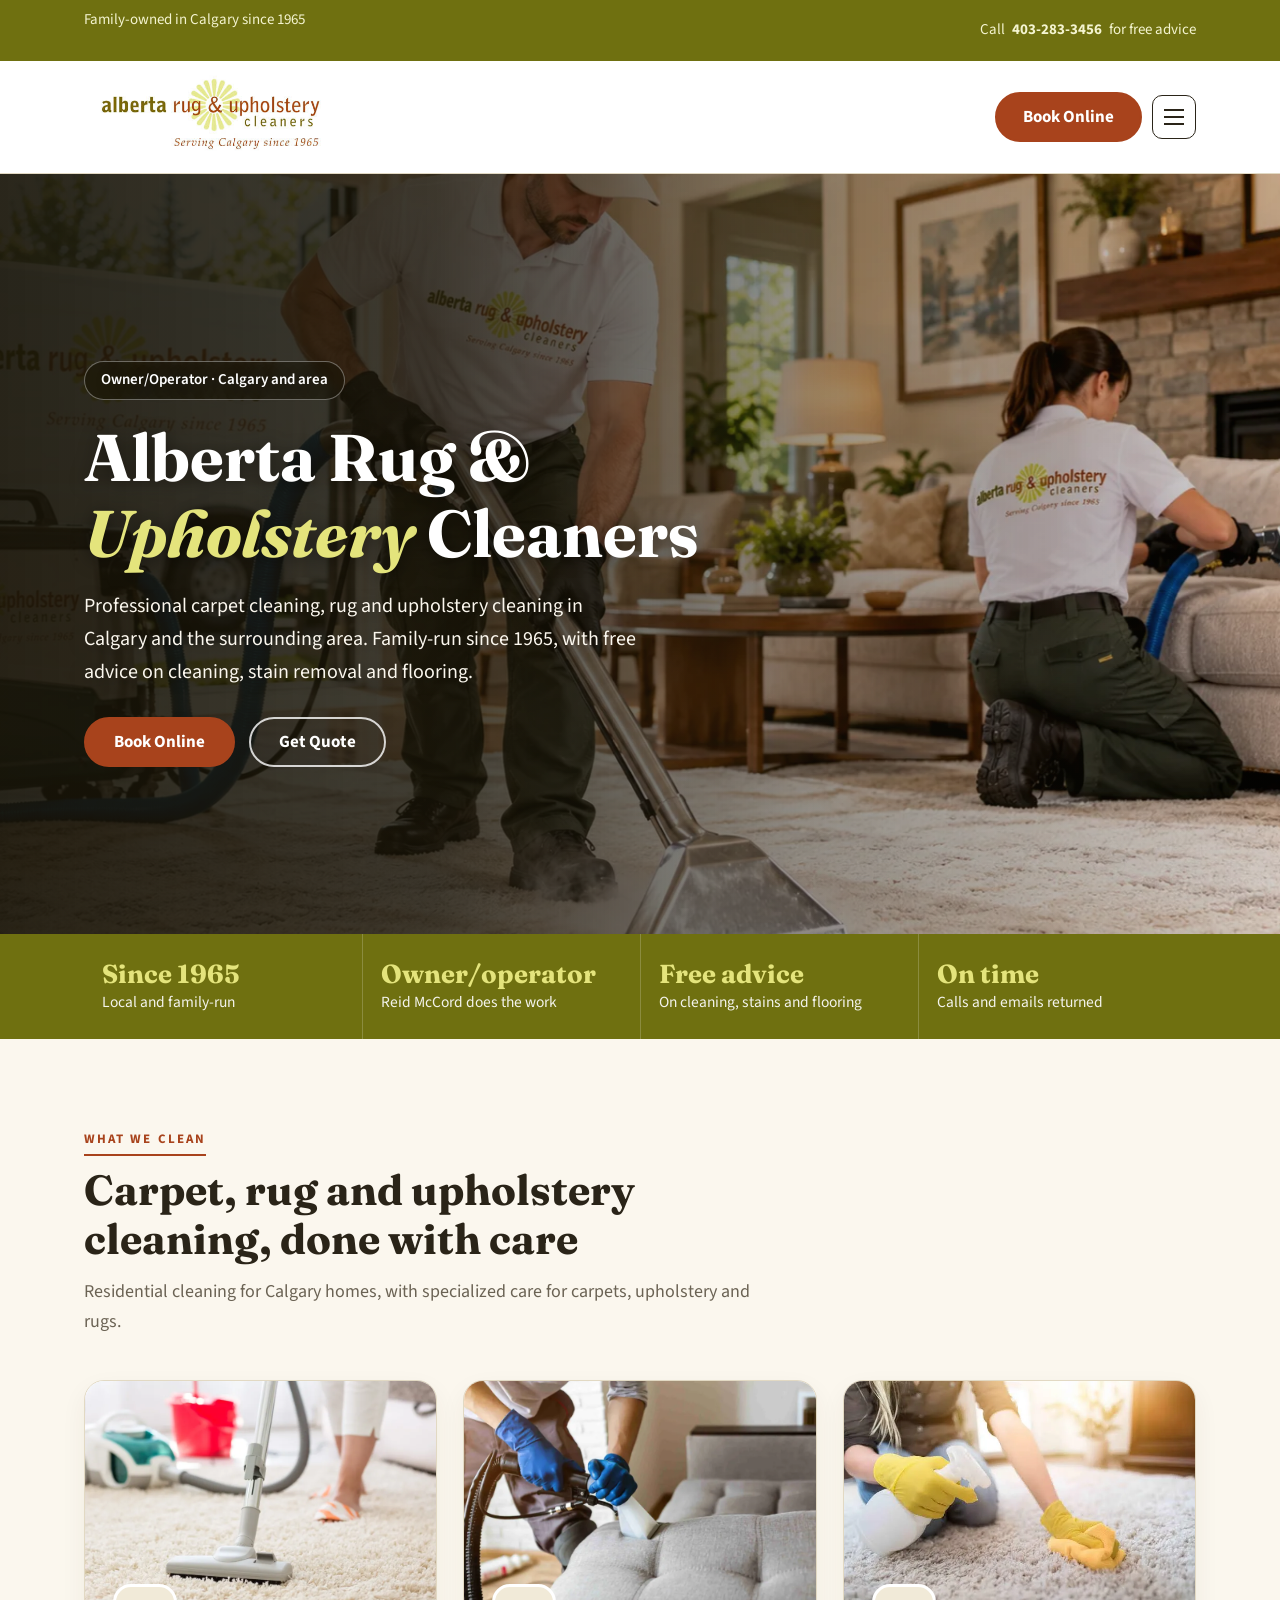
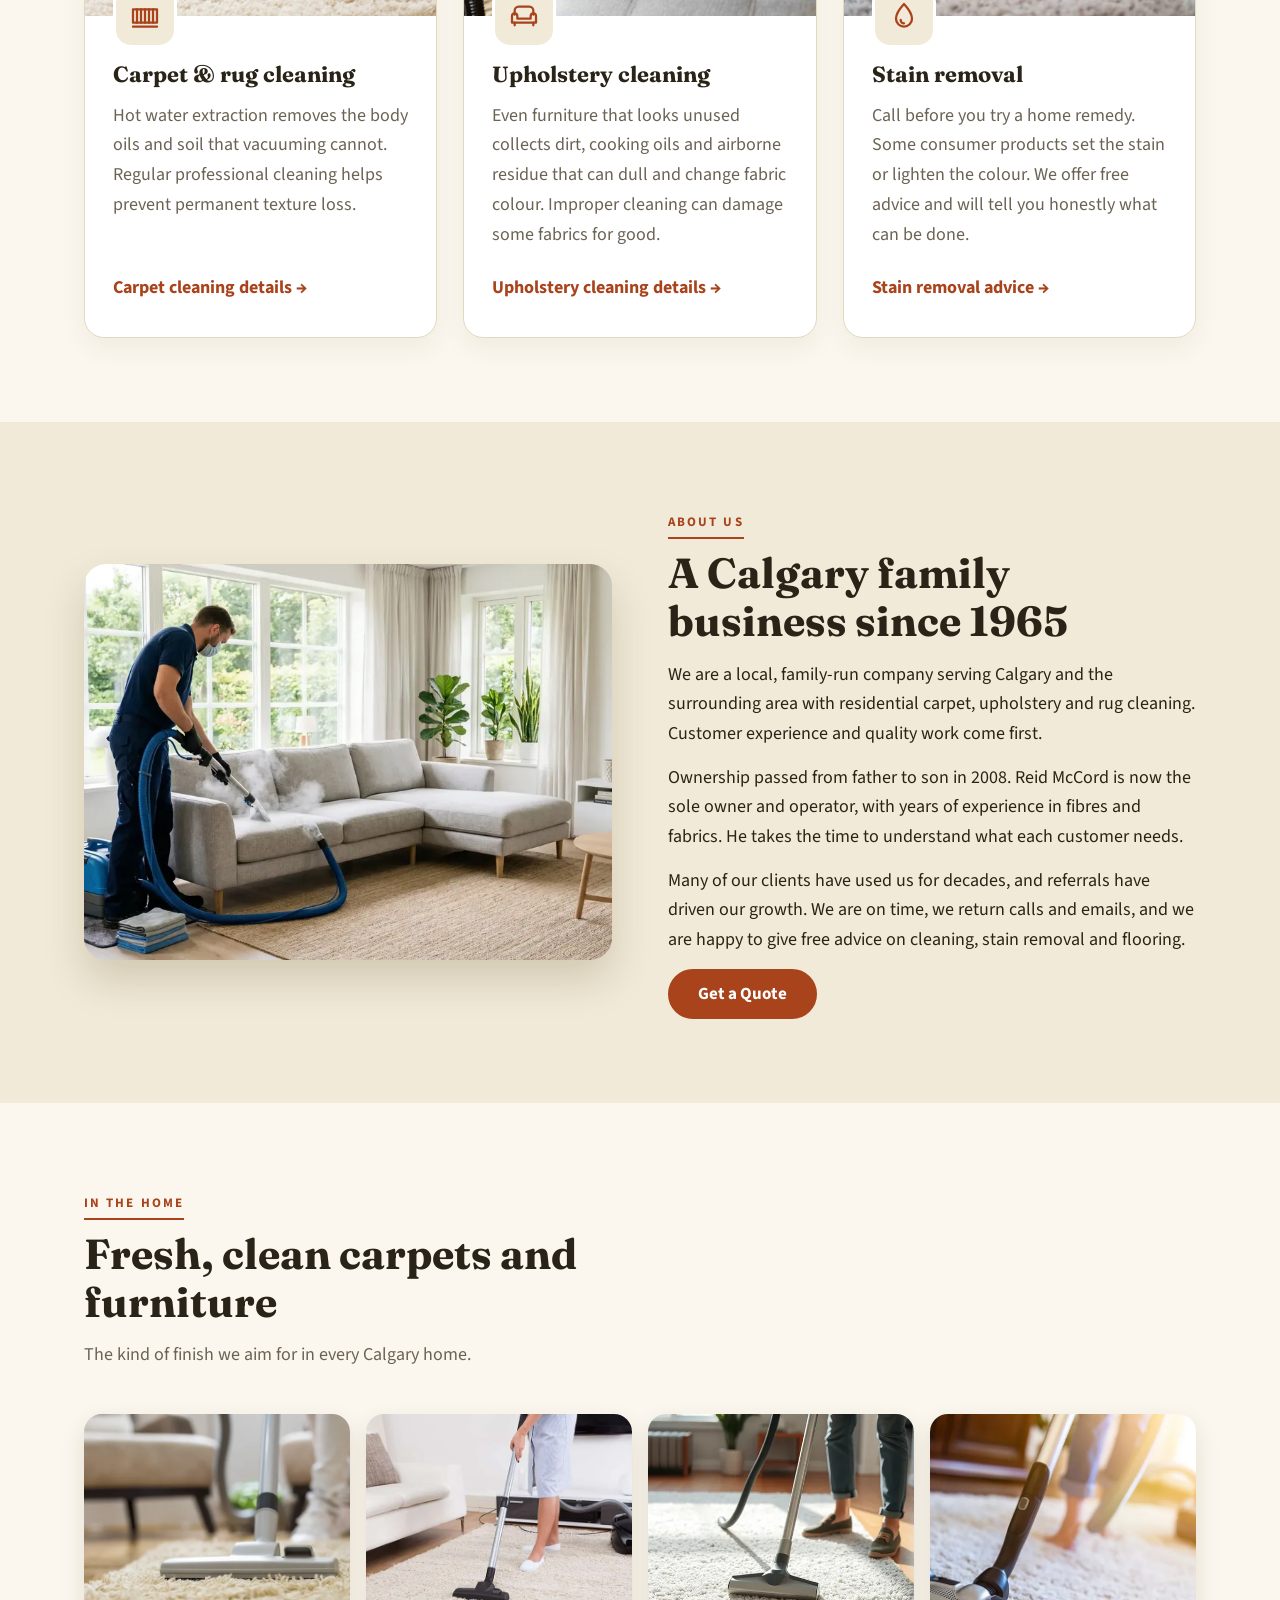
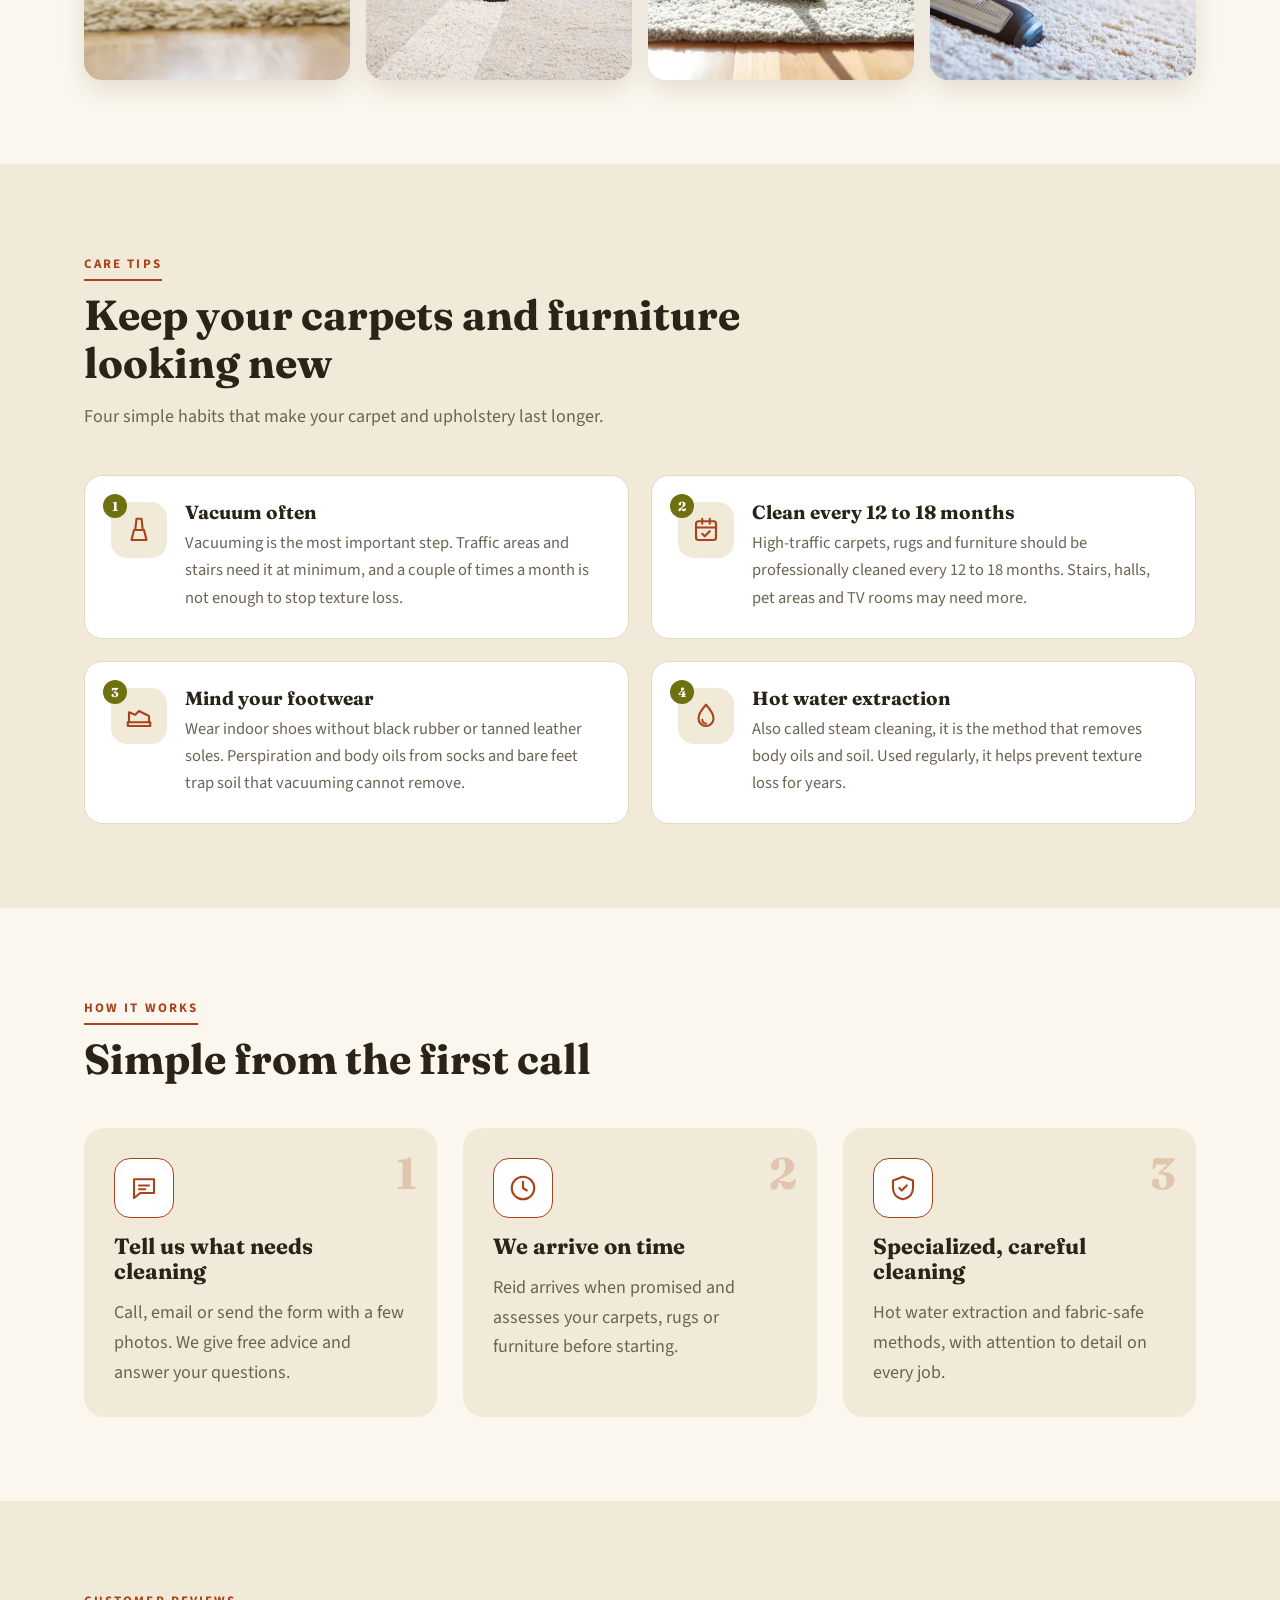
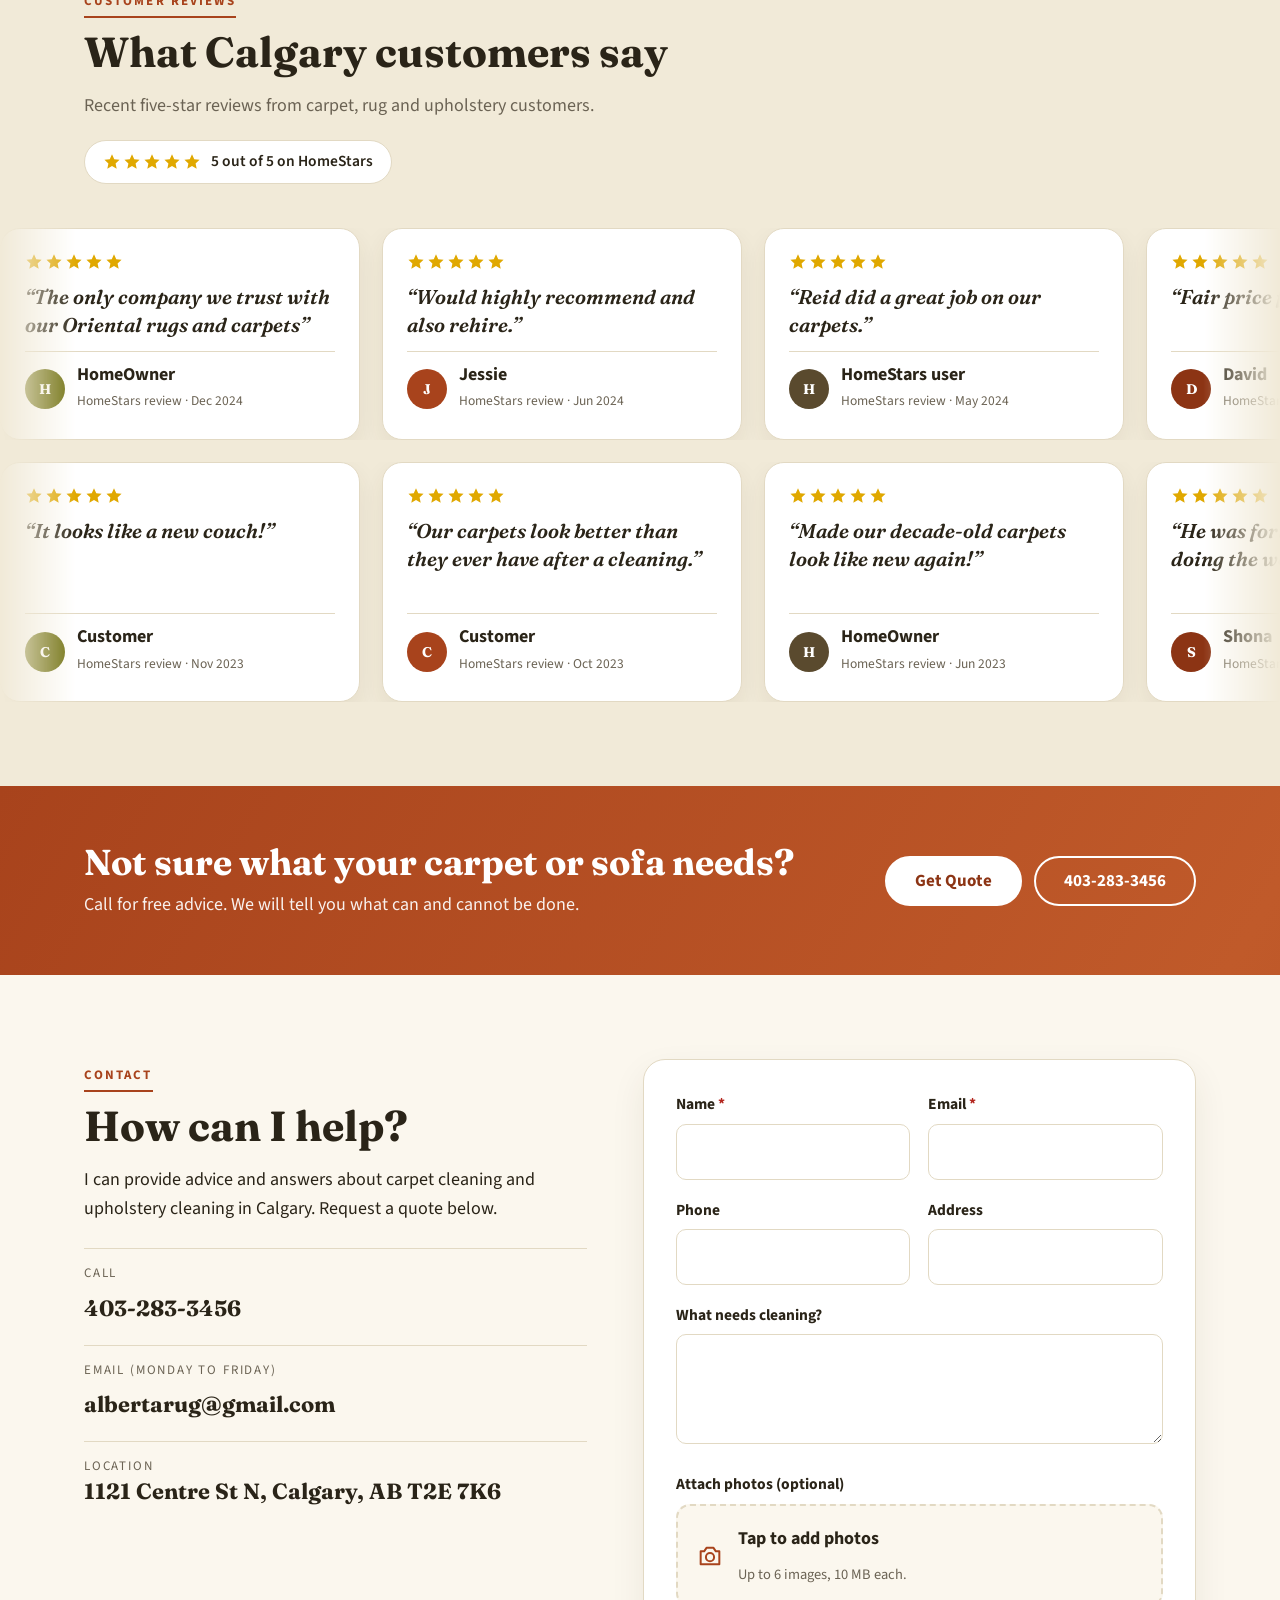
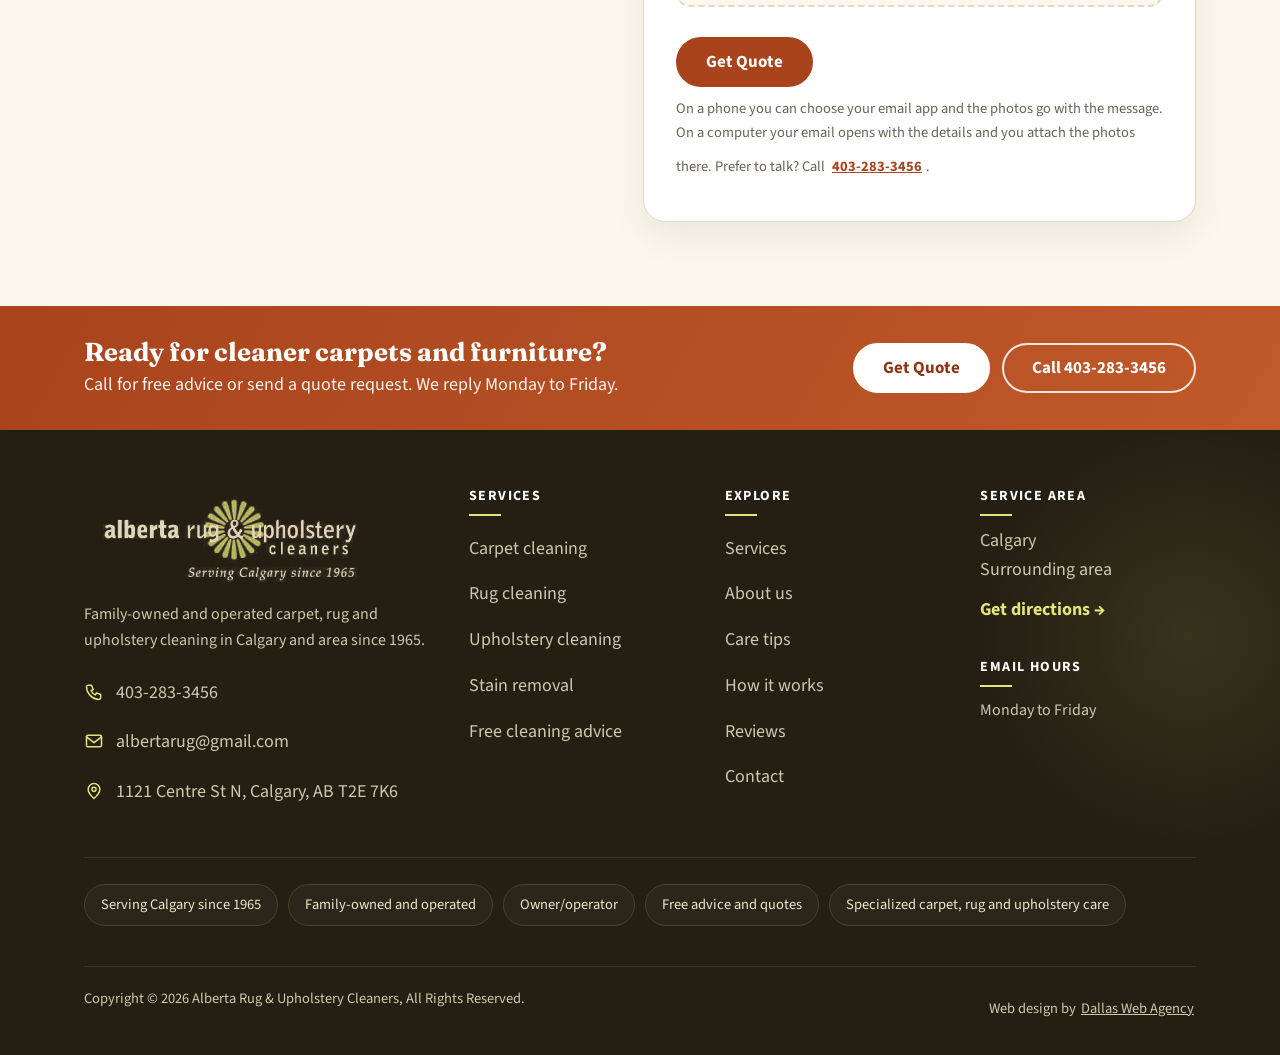
<file: index.html>
<!doctype html><html lang="en-CA" class="js"><head><meta charset="utf-8"><meta name="viewport" content="width=device-width,initial-scale=1">
<title>Alberta Rug & Upholstery Cleaners: Carpet Cleaning

 | Alberta Rug &amp; Upholstery Cleaners</title>
<meta name="description" content="Family-run carpet cleaning, rug cleaning, upholstery cleaning and stain removal in Calgary since 1965. Owner-operated. Call 403-283-3456 for a free quote.">
<link rel="preconnect" href="https://fonts.googleapis.com"><link rel="preconnect" href="https://fonts.gstatic.com" crossorigin>
<link href="https://fonts.googleapis.com/css2?family=Fraunces:ital,wght@0,600;0,700;1,600&family=Source+Sans+3:wght@400;600;700&display=swap" rel="stylesheet">
<link rel="icon" href="assets/logo.png"><link rel="stylesheet" href="assets/style.css?v=8">
<script type="application/ld+json">{"@context":"https://schema.org","@type":"HomeAndConstructionBusiness","name":"Alberta Rug & Upholstery Cleaners","telephone":"+1-403-283-3456","email":"albertarug@gmail.com","foundingDate":"1965","address":{"@type":"PostalAddress","streetAddress":"1121 Centre St N","addressLocality":"Calgary","addressRegion":"AB","postalCode":"T2E 7K6","addressCountry":"CA"},"areaServed":"Calgary, Alberta"}</script></head>
<body id="top"><div class="progress" aria-hidden="true"></div>
<div class="topbar"><div class="wrap"><span>Family-owned in Calgary since 1965</span><span>Call <a href="tel:4032833456">403-283-3456</a> for free advice</span></div></div>
<header class="site"><div class="wrap nav"><a class="brand" href="#top" aria-label="Alberta Rug and Upholstery Cleaners home"><img src="assets/logo.png" width="500" height="192" alt="Alberta Rug &amp; Upholstery Cleaners - Serving Calgary since 1965"></a>
<nav aria-label="Main"><ul class="menu" id="menu"><li><a href="#services">Services</a></li><li><a href="#about">About</a></li><li><a href="#care">Care tips</a></li><li><a href="#how">How it works</a></li><li><a href="#reviews">Reviews</a></li><li><a href="#contact">Contact</a></li></ul></nav>
<div class="cta"><a class="tel" href="tel:4032833456">403-283-3456</a><a class="btn sm" href="book-online.html">Book Online</a><button class="burger" aria-label="Menu" aria-expanded="false" aria-controls="menu"><span></span><span></span><span></span></button></div></div></header>
<main>
<section class="hero"><div class="wrap"><div class="pill">Owner/Operator &middot; Calgary and area</div><h1>Alberta Rug &amp; <em>Upholstery</em> Cleaners</h1><p>Professional carpet cleaning, rug and upholstery cleaning in Calgary and the surrounding area. Family-run since 1965, with free advice on cleaning, stain removal and flooring.</p><div class="acts"><a class="btn" href="book-online.html">Book Online</a><a class="btn ghost" href="#contact">Get Quote</a></div></div></section>
<div class="facts"><div class="wrap"><ul><li><b>Since 1965</b><span>Local and family-run</span></li><li><b>Owner/operator</b><span>Reid McCord does the work</span></li><li><b>Free advice</b><span>On cleaning, stains and flooring</span></li><li><b>On time</b><span>Calls and emails returned</span></li></ul></div></div>
<section id="services"><div class="wrap"><div class="head"><div class="eyebrow">What we clean</div><h2>Carpet, rug and upholstery cleaning, done with care</h2><p>Residential cleaning for Calgary homes, with specialized care for carpets, upholstery and rugs.</p></div>
<div class="grid3"><article class="card reveal"><div class="pic" role="img" aria-label="Carpet being vacuumed" style="background-image:url(assets/carpet.webp)"></div><div class="body"><div class="ic"><svg viewBox="0 0 24 24" fill="none" stroke="currentColor" stroke-width="1.7" stroke-linecap="round" stroke-linejoin="round" aria-hidden="true"><path d="M3 7h18v10H3z"/><path d="M6 7v10M9 7v10M12 7v10M15 7v10M18 7v10"/><path d="M3 20h18"/></svg></div><h3>Carpet &amp; rug cleaning</h3><p>Hot water extraction removes the body oils and soil that vacuuming cannot. Regular professional cleaning helps prevent permanent texture loss.</p><a class="more" href="https://albertarug.com/carpet-cleaning">Carpet cleaning details &rarr;</a></div></article>
<article class="card reveal"><div class="pic" role="img" aria-label="Technician cleaning an upholstered sofa" style="background-image:url(assets/uph.webp)"></div><div class="body"><div class="ic"><svg viewBox="0 0 24 24" fill="none" stroke="currentColor" stroke-width="1.7" stroke-linecap="round" stroke-linejoin="round" aria-hidden="true"><path d="M5 11V8a3 3 0 0 1 3-3h8a3 3 0 0 1 3 3v3"/><path d="M3 12a2 2 0 0 1 4 0v2h10v-2a2 2 0 0 1 4 0v5H3z"/><path d="M5 17v2M19 17v2"/></svg></div><h3>Upholstery cleaning</h3><p>Even furniture that looks unused collects dirt, cooking oils and airborne residue that can dull and change fabric colour. Improper cleaning can damage some fabrics for good.</p><a class="more" href="https://albertarug.com/upholstery-cleaning">Upholstery cleaning details &rarr;</a></div></article>
<article class="card reveal"><div class="pic" role="img" aria-label="Treating a stain on a carpet" style="background-image:url(assets/stain.webp)"></div><div class="body"><div class="ic"><svg viewBox="0 0 24 24" fill="none" stroke="currentColor" stroke-width="1.7" stroke-linecap="round" stroke-linejoin="round" aria-hidden="true"><path d="M12 3s6 6.500 6 11a6 6 0 0 1-12 0c0-4.500 6-11 6-11z"/><path d="M9.500 15a2.500 2.500 0 0 0 2.500 2.500"/></svg></div><h3>Stain removal</h3><p>Call before you try a home remedy. Some consumer products set the stain or lighten the colour. We offer free advice and will tell you honestly what can be done.</p><a class="more" href="https://albertarug.com/stain-removal">Stain removal advice &rarr;</a></div></article></div></div></section>
<section class="about" id="about"><div class="wrap ag"><div class="ph reveal" role="img" aria-label="Steam cleaning a sofa in a bright living room"></div><div><div class="eyebrow">About us</div><h2>A Calgary family business since 1965</h2><p>We are a local, family-run company serving Calgary and the surrounding area with residential carpet, upholstery and rug cleaning. Customer experience and quality work come first.</p><p>Ownership passed from father to son in 2008. Reid McCord is now the sole owner and operator, with years of experience in fibres and fabrics. He takes the time to understand what each customer needs.</p><p>Many of our clients have used us for decades, and referrals have driven our growth. We are on time, we return calls and emails, and we are happy to give free advice on cleaning, stain removal and flooring.</p><a class="btn" href="#contact">Get a Quote</a></div></div></section>
<section><div class="wrap"><div class="head"><div class="eyebrow">In the home</div><h2>Fresh, clean carpets and furniture</h2><p>The kind of finish we aim for in every Calgary home.</p></div><div class="gal"><figure class="reveal"><img src="assets/g1.webp" alt="Vacuuming a cream carpet"></figure><figure class="reveal"><img src="assets/g2.webp" alt="Cleaned white shag rug beside a sofa"></figure><figure class="reveal"><img src="assets/g3.webp" alt="Fresh shag rug in a sunny room"></figure><figure class="reveal"><img src="assets/g4.webp" alt="Vacuuming a plush carpet"></figure></div></div></section><section id="care" class="about"><div class="wrap"><div class="head"><div class="eyebrow">Care tips</div><h2>Keep your carpets and furniture looking new</h2><p>Four simple habits that make your carpet and upholstery last longer.</p></div><div class="tips"><div class="tip reveal"><div class="n"><svg viewBox="0 0 24 24" fill="none" stroke="currentColor" stroke-width="1.7" stroke-linecap="round" stroke-linejoin="round" aria-hidden="true"><path d="M10 3h4l1 9H9z"/><path d="M8 12h8l2 8H6z"/></svg><b>1</b></div><div><h3>Vacuum often</h3><p>Vacuuming is the most important step. Traffic areas and stairs need it at minimum, and a couple of times a month is not enough to stop texture loss.</p></div></div><div class="tip reveal"><div class="n"><svg viewBox="0 0 24 24" fill="none" stroke="currentColor" stroke-width="1.7" stroke-linecap="round" stroke-linejoin="round" aria-hidden="true"><rect x="4" y="5" width="16" height="15" rx="2"/><path d="M4 10h16M9 3v4M15 3v4M9 15l2 2 4-4"/></svg><b>2</b></div><div><h3>Clean every 12 to 18 months</h3><p>High-traffic carpets, rugs and furniture should be professionally cleaned every 12 to 18 months. Stairs, halls, pet areas and TV rooms may need more.</p></div></div><div class="tip reveal"><div class="n"><svg viewBox="0 0 24 24" fill="none" stroke="currentColor" stroke-width="1.7" stroke-linecap="round" stroke-linejoin="round" aria-hidden="true"><path d="M3 17h18v3H3z"/><path d="M4 17V9l5 2 3-3 8 4v5"/></svg><b>3</b></div><div><h3>Mind your footwear</h3><p>Wear indoor shoes without black rubber or tanned leather soles. Perspiration and body oils from socks and bare feet trap soil that vacuuming cannot remove.</p></div></div><div class="tip reveal"><div class="n"><svg viewBox="0 0 24 24" fill="none" stroke="currentColor" stroke-width="1.7" stroke-linecap="round" stroke-linejoin="round" aria-hidden="true"><path d="M12 3s6 6.500 6 11a6 6 0 0 1-12 0c0-4.500 6-11 6-11z"/><path d="M9 15a3 3 0 0 0 3 3"/></svg><b>4</b></div><div><h3>Hot water extraction</h3><p>Also called steam cleaning, it is the method that removes body oils and soil. Used regularly, it helps prevent texture loss for years.</p></div></div></div></div></section>
<section id="how"><div class="wrap"><div class="head"><div class="eyebrow">How it works</div><h2>Simple from the first call</h2></div><ol class="steps"><li class="reveal"><div class="ic"><svg viewBox="0 0 24 24" fill="none" stroke="currentColor" stroke-width="1.7" stroke-linecap="round" stroke-linejoin="round" aria-hidden="true"><path d="M4 5h16v11H9l-5 4z"/><path d="M8 10h8M8 13h5"/></svg></div><h3>Tell us what needs cleaning</h3><p>Call, email or send the form with a few photos. We give free advice and answer your questions.</p></li><li class="reveal"><div class="ic"><svg viewBox="0 0 24 24" fill="none" stroke="currentColor" stroke-width="1.7" stroke-linecap="round" stroke-linejoin="round" aria-hidden="true"><circle cx="12" cy="12" r="9"/><path d="M12 7v5l3 2"/></svg></div><h3>We arrive on time</h3><p>Reid arrives when promised and assesses your carpets, rugs or furniture before starting.</p></li><li class="reveal"><div class="ic"><svg viewBox="0 0 24 24" fill="none" stroke="currentColor" stroke-width="1.7" stroke-linecap="round" stroke-linejoin="round" aria-hidden="true"><path d="M12 3l8 3v6c0 5-3.500 8-8 9-4.500-1-8-4-8-9V6z"/><path d="M9 12l2 2 4-4"/></svg></div><h3>Specialized, careful cleaning</h3><p>Hot water extraction and fabric-safe methods, with attention to detail on every job.</p></li></ol></div></section>
<section class="rev" id="reviews"><div class="wrap"><div class="head"><div class="eyebrow">Customer reviews</div><h2>What Calgary customers say</h2><p>Recent five-star reviews from carpet, rug and upholstery customers.</p><div class="rate"><span class="stars"><svg viewBox="0 0 20 20" width="18" height="18" aria-hidden="true"><path fill="#e0a800" d="M10 1.500l2.500 5.400 5.900.7-4.400 4 1.200 5.800L10 14.500 4.800 17.400 6 11.600 1.600 7.600l5.900-.7z"/></svg><svg viewBox="0 0 20 20" width="18" height="18" aria-hidden="true"><path fill="#e0a800" d="M10 1.500l2.500 5.400 5.900.7-4.400 4 1.200 5.800L10 14.500 4.800 17.400 6 11.600 1.600 7.600l5.900-.7z"/></svg><svg viewBox="0 0 20 20" width="18" height="18" aria-hidden="true"><path fill="#e0a800" d="M10 1.500l2.500 5.400 5.900.7-4.400 4 1.200 5.800L10 14.500 4.800 17.400 6 11.600 1.600 7.600l5.900-.7z"/></svg><svg viewBox="0 0 20 20" width="18" height="18" aria-hidden="true"><path fill="#e0a800" d="M10 1.500l2.500 5.400 5.900.7-4.400 4 1.200 5.800L10 14.500 4.800 17.400 6 11.600 1.600 7.600l5.900-.7z"/></svg><svg viewBox="0 0 20 20" width="18" height="18" aria-hidden="true"><path fill="#e0a800" d="M10 1.500l2.500 5.400 5.900.7-4.400 4 1.200 5.800L10 14.500 4.800 17.400 6 11.600 1.600 7.600l5.900-.7z"/></svg></span><span>5 out of 5 on HomeStars</span></div></div></div><div class="mqwrap" role="region" aria-label="Customer reviews"><div class="mq "><div class="mqt"><figure class="rv"><div class="stars" role="img" aria-label="5 out of 5 stars"><svg viewBox="0 0 20 20" width="18" height="18" aria-hidden="true"><path fill="#e0a800" d="M10 1.500l2.500 5.400 5.900.7-4.400 4 1.200 5.800L10 14.500 4.800 17.400 6 11.600 1.600 7.600l5.900-.7z"/></svg><svg viewBox="0 0 20 20" width="18" height="18" aria-hidden="true"><path fill="#e0a800" d="M10 1.500l2.500 5.400 5.900.7-4.400 4 1.200 5.800L10 14.500 4.800 17.400 6 11.600 1.600 7.600l5.900-.7z"/></svg><svg viewBox="0 0 20 20" width="18" height="18" aria-hidden="true"><path fill="#e0a800" d="M10 1.500l2.500 5.400 5.900.7-4.400 4 1.200 5.800L10 14.500 4.800 17.400 6 11.600 1.600 7.600l5.900-.7z"/></svg><svg viewBox="0 0 20 20" width="18" height="18" aria-hidden="true"><path fill="#e0a800" d="M10 1.500l2.500 5.400 5.900.7-4.400 4 1.200 5.800L10 14.500 4.800 17.400 6 11.600 1.600 7.600l5.900-.7z"/></svg><svg viewBox="0 0 20 20" width="18" height="18" aria-hidden="true"><path fill="#e0a800" d="M10 1.500l2.500 5.400 5.900.7-4.400 4 1.200 5.800L10 14.500 4.800 17.400 6 11.600 1.600 7.600l5.900-.7z"/></svg></div><blockquote>&ldquo;The only company we trust with our Oriental rugs and carpets&rdquo;</blockquote><figcaption><span class="av" style="background:#6f7010">H</span><span><b>HomeOwner</b><small>HomeStars review &middot; Dec 2024</small></span></figcaption></figure><figure class="rv"><div class="stars" role="img" aria-label="5 out of 5 stars"><svg viewBox="0 0 20 20" width="18" height="18" aria-hidden="true"><path fill="#e0a800" d="M10 1.500l2.500 5.400 5.900.7-4.400 4 1.200 5.800L10 14.500 4.800 17.400 6 11.600 1.600 7.600l5.900-.7z"/></svg><svg viewBox="0 0 20 20" width="18" height="18" aria-hidden="true"><path fill="#e0a800" d="M10 1.500l2.500 5.400 5.900.7-4.400 4 1.200 5.800L10 14.500 4.800 17.400 6 11.600 1.600 7.600l5.900-.7z"/></svg><svg viewBox="0 0 20 20" width="18" height="18" aria-hidden="true"><path fill="#e0a800" d="M10 1.500l2.500 5.400 5.900.7-4.400 4 1.200 5.800L10 14.500 4.800 17.400 6 11.600 1.600 7.600l5.900-.7z"/></svg><svg viewBox="0 0 20 20" width="18" height="18" aria-hidden="true"><path fill="#e0a800" d="M10 1.500l2.500 5.400 5.900.7-4.400 4 1.200 5.800L10 14.500 4.800 17.400 6 11.600 1.600 7.600l5.900-.7z"/></svg><svg viewBox="0 0 20 20" width="18" height="18" aria-hidden="true"><path fill="#e0a800" d="M10 1.500l2.500 5.400 5.900.7-4.400 4 1.200 5.800L10 14.500 4.800 17.400 6 11.600 1.600 7.600l5.900-.7z"/></svg></div><blockquote>&ldquo;Would highly recommend and also rehire.&rdquo;</blockquote><figcaption><span class="av" style="background:#a8431c">J</span><span><b>Jessie</b><small>HomeStars review &middot; Jun 2024</small></span></figcaption></figure><figure class="rv"><div class="stars" role="img" aria-label="5 out of 5 stars"><svg viewBox="0 0 20 20" width="18" height="18" aria-hidden="true"><path fill="#e0a800" d="M10 1.500l2.500 5.400 5.900.7-4.400 4 1.200 5.800L10 14.500 4.800 17.400 6 11.600 1.600 7.600l5.900-.7z"/></svg><svg viewBox="0 0 20 20" width="18" height="18" aria-hidden="true"><path fill="#e0a800" d="M10 1.500l2.500 5.400 5.900.7-4.400 4 1.200 5.800L10 14.500 4.800 17.400 6 11.600 1.600 7.600l5.900-.7z"/></svg><svg viewBox="0 0 20 20" width="18" height="18" aria-hidden="true"><path fill="#e0a800" d="M10 1.500l2.500 5.400 5.900.7-4.400 4 1.200 5.800L10 14.500 4.800 17.400 6 11.600 1.600 7.600l5.900-.7z"/></svg><svg viewBox="0 0 20 20" width="18" height="18" aria-hidden="true"><path fill="#e0a800" d="M10 1.500l2.500 5.400 5.900.7-4.400 4 1.200 5.800L10 14.500 4.800 17.400 6 11.600 1.600 7.600l5.900-.7z"/></svg><svg viewBox="0 0 20 20" width="18" height="18" aria-hidden="true"><path fill="#e0a800" d="M10 1.500l2.500 5.400 5.900.7-4.400 4 1.200 5.800L10 14.500 4.800 17.400 6 11.600 1.600 7.600l5.900-.7z"/></svg></div><blockquote>&ldquo;Reid did a great job on our carpets.&rdquo;</blockquote><figcaption><span class="av" style="background:#5a4a2e">H</span><span><b>HomeStars user</b><small>HomeStars review &middot; May 2024</small></span></figcaption></figure><figure class="rv"><div class="stars" role="img" aria-label="5 out of 5 stars"><svg viewBox="0 0 20 20" width="18" height="18" aria-hidden="true"><path fill="#e0a800" d="M10 1.500l2.500 5.400 5.900.7-4.400 4 1.200 5.800L10 14.500 4.800 17.400 6 11.600 1.600 7.600l5.900-.7z"/></svg><svg viewBox="0 0 20 20" width="18" height="18" aria-hidden="true"><path fill="#e0a800" d="M10 1.500l2.500 5.400 5.900.7-4.400 4 1.200 5.800L10 14.500 4.800 17.400 6 11.600 1.600 7.600l5.900-.7z"/></svg><svg viewBox="0 0 20 20" width="18" height="18" aria-hidden="true"><path fill="#e0a800" d="M10 1.500l2.500 5.400 5.900.7-4.400 4 1.200 5.800L10 14.500 4.800 17.400 6 11.600 1.600 7.600l5.900-.7z"/></svg><svg viewBox="0 0 20 20" width="18" height="18" aria-hidden="true"><path fill="#e0a800" d="M10 1.500l2.500 5.400 5.900.7-4.400 4 1.200 5.800L10 14.500 4.800 17.400 6 11.600 1.600 7.600l5.900-.7z"/></svg><svg viewBox="0 0 20 20" width="18" height="18" aria-hidden="true"><path fill="#e0a800" d="M10 1.500l2.500 5.400 5.900.7-4.400 4 1.200 5.800L10 14.500 4.800 17.400 6 11.600 1.600 7.600l5.900-.7z"/></svg></div><blockquote>&ldquo;Fair price for the work done.&rdquo;</blockquote><figcaption><span class="av" style="background:#8c3414">D</span><span><b>David</b><small>HomeStars review &middot; Mar 2024</small></span></figcaption></figure><figure class="rv"><div class="stars" role="img" aria-label="5 out of 5 stars"><svg viewBox="0 0 20 20" width="18" height="18" aria-hidden="true"><path fill="#e0a800" d="M10 1.500l2.500 5.400 5.900.7-4.400 4 1.200 5.800L10 14.500 4.800 17.400 6 11.600 1.600 7.600l5.900-.7z"/></svg><svg viewBox="0 0 20 20" width="18" height="18" aria-hidden="true"><path fill="#e0a800" d="M10 1.500l2.500 5.400 5.900.7-4.400 4 1.200 5.800L10 14.500 4.800 17.400 6 11.600 1.600 7.600l5.900-.7z"/></svg><svg viewBox="0 0 20 20" width="18" height="18" aria-hidden="true"><path fill="#e0a800" d="M10 1.500l2.500 5.400 5.900.7-4.400 4 1.200 5.800L10 14.500 4.800 17.400 6 11.600 1.600 7.600l5.900-.7z"/></svg><svg viewBox="0 0 20 20" width="18" height="18" aria-hidden="true"><path fill="#e0a800" d="M10 1.500l2.500 5.400 5.900.7-4.400 4 1.200 5.800L10 14.500 4.800 17.400 6 11.600 1.600 7.600l5.900-.7z"/></svg><svg viewBox="0 0 20 20" width="18" height="18" aria-hidden="true"><path fill="#e0a800" d="M10 1.500l2.500 5.400 5.900.7-4.400 4 1.200 5.800L10 14.500 4.800 17.400 6 11.600 1.600 7.600l5.900-.7z"/></svg></div><blockquote>&ldquo;They look and smell so clean!&rdquo;</blockquote><figcaption><span class="av" style="background:#4d5410">S</span><span><b>Shanna</b><small>HomeStars review &middot; Feb 2024</small></span></figcaption></figure><span class="dup" aria-hidden="true"><figure class="rv"><div class="stars" role="img" aria-label="5 out of 5 stars"><svg viewBox="0 0 20 20" width="18" height="18" aria-hidden="true"><path fill="#e0a800" d="M10 1.500l2.500 5.400 5.900.7-4.400 4 1.200 5.800L10 14.500 4.800 17.400 6 11.600 1.600 7.600l5.900-.7z"/></svg><svg viewBox="0 0 20 20" width="18" height="18" aria-hidden="true"><path fill="#e0a800" d="M10 1.500l2.500 5.400 5.900.7-4.400 4 1.200 5.800L10 14.500 4.800 17.400 6 11.600 1.600 7.600l5.900-.7z"/></svg><svg viewBox="0 0 20 20" width="18" height="18" aria-hidden="true"><path fill="#e0a800" d="M10 1.500l2.500 5.400 5.900.7-4.400 4 1.200 5.800L10 14.500 4.800 17.400 6 11.600 1.600 7.600l5.900-.7z"/></svg><svg viewBox="0 0 20 20" width="18" height="18" aria-hidden="true"><path fill="#e0a800" d="M10 1.500l2.500 5.400 5.900.7-4.400 4 1.200 5.800L10 14.500 4.800 17.400 6 11.600 1.600 7.600l5.900-.7z"/></svg><svg viewBox="0 0 20 20" width="18" height="18" aria-hidden="true"><path fill="#e0a800" d="M10 1.500l2.500 5.400 5.900.7-4.400 4 1.200 5.800L10 14.500 4.800 17.400 6 11.600 1.600 7.600l5.900-.7z"/></svg></div><blockquote>&ldquo;The only company we trust with our Oriental rugs and carpets&rdquo;</blockquote><figcaption><span class="av" style="background:#6f7010">H</span><span><b>HomeOwner</b><small>HomeStars review &middot; Dec 2024</small></span></figcaption></figure><figure class="rv"><div class="stars" role="img" aria-label="5 out of 5 stars"><svg viewBox="0 0 20 20" width="18" height="18" aria-hidden="true"><path fill="#e0a800" d="M10 1.500l2.500 5.400 5.900.7-4.400 4 1.200 5.800L10 14.500 4.800 17.400 6 11.600 1.600 7.600l5.900-.7z"/></svg><svg viewBox="0 0 20 20" width="18" height="18" aria-hidden="true"><path fill="#e0a800" d="M10 1.500l2.500 5.400 5.900.7-4.400 4 1.200 5.800L10 14.500 4.800 17.400 6 11.600 1.600 7.600l5.900-.7z"/></svg><svg viewBox="0 0 20 20" width="18" height="18" aria-hidden="true"><path fill="#e0a800" d="M10 1.500l2.500 5.400 5.900.7-4.400 4 1.200 5.800L10 14.500 4.800 17.400 6 11.600 1.600 7.600l5.900-.7z"/></svg><svg viewBox="0 0 20 20" width="18" height="18" aria-hidden="true"><path fill="#e0a800" d="M10 1.500l2.500 5.400 5.900.7-4.400 4 1.200 5.800L10 14.500 4.800 17.400 6 11.600 1.600 7.600l5.900-.7z"/></svg><svg viewBox="0 0 20 20" width="18" height="18" aria-hidden="true"><path fill="#e0a800" d="M10 1.500l2.500 5.400 5.900.7-4.400 4 1.200 5.800L10 14.500 4.800 17.400 6 11.600 1.600 7.600l5.900-.7z"/></svg></div><blockquote>&ldquo;Would highly recommend and also rehire.&rdquo;</blockquote><figcaption><span class="av" style="background:#a8431c">J</span><span><b>Jessie</b><small>HomeStars review &middot; Jun 2024</small></span></figcaption></figure><figure class="rv"><div class="stars" role="img" aria-label="5 out of 5 stars"><svg viewBox="0 0 20 20" width="18" height="18" aria-hidden="true"><path fill="#e0a800" d="M10 1.500l2.500 5.400 5.900.7-4.400 4 1.200 5.800L10 14.500 4.800 17.400 6 11.600 1.600 7.600l5.900-.7z"/></svg><svg viewBox="0 0 20 20" width="18" height="18" aria-hidden="true"><path fill="#e0a800" d="M10 1.500l2.500 5.400 5.900.7-4.400 4 1.200 5.800L10 14.500 4.800 17.400 6 11.600 1.600 7.600l5.900-.7z"/></svg><svg viewBox="0 0 20 20" width="18" height="18" aria-hidden="true"><path fill="#e0a800" d="M10 1.500l2.500 5.400 5.900.7-4.400 4 1.200 5.800L10 14.500 4.800 17.400 6 11.600 1.600 7.600l5.900-.7z"/></svg><svg viewBox="0 0 20 20" width="18" height="18" aria-hidden="true"><path fill="#e0a800" d="M10 1.500l2.500 5.400 5.900.7-4.400 4 1.200 5.800L10 14.500 4.800 17.400 6 11.600 1.600 7.600l5.900-.7z"/></svg><svg viewBox="0 0 20 20" width="18" height="18" aria-hidden="true"><path fill="#e0a800" d="M10 1.500l2.500 5.400 5.900.7-4.400 4 1.200 5.800L10 14.500 4.800 17.400 6 11.600 1.600 7.600l5.900-.7z"/></svg></div><blockquote>&ldquo;Reid did a great job on our carpets.&rdquo;</blockquote><figcaption><span class="av" style="background:#5a4a2e">H</span><span><b>HomeStars user</b><small>HomeStars review &middot; May 2024</small></span></figcaption></figure><figure class="rv"><div class="stars" role="img" aria-label="5 out of 5 stars"><svg viewBox="0 0 20 20" width="18" height="18" aria-hidden="true"><path fill="#e0a800" d="M10 1.500l2.500 5.400 5.900.7-4.400 4 1.200 5.800L10 14.500 4.800 17.400 6 11.600 1.600 7.600l5.900-.7z"/></svg><svg viewBox="0 0 20 20" width="18" height="18" aria-hidden="true"><path fill="#e0a800" d="M10 1.500l2.500 5.400 5.900.7-4.400 4 1.200 5.800L10 14.500 4.800 17.400 6 11.600 1.600 7.600l5.900-.7z"/></svg><svg viewBox="0 0 20 20" width="18" height="18" aria-hidden="true"><path fill="#e0a800" d="M10 1.500l2.500 5.400 5.900.7-4.400 4 1.200 5.800L10 14.500 4.800 17.400 6 11.600 1.600 7.600l5.900-.7z"/></svg><svg viewBox="0 0 20 20" width="18" height="18" aria-hidden="true"><path fill="#e0a800" d="M10 1.500l2.500 5.400 5.900.7-4.400 4 1.200 5.800L10 14.500 4.800 17.400 6 11.600 1.600 7.600l5.900-.7z"/></svg><svg viewBox="0 0 20 20" width="18" height="18" aria-hidden="true"><path fill="#e0a800" d="M10 1.500l2.500 5.400 5.900.7-4.400 4 1.200 5.800L10 14.500 4.800 17.400 6 11.600 1.600 7.600l5.900-.7z"/></svg></div><blockquote>&ldquo;Fair price for the work done.&rdquo;</blockquote><figcaption><span class="av" style="background:#8c3414">D</span><span><b>David</b><small>HomeStars review &middot; Mar 2024</small></span></figcaption></figure><figure class="rv"><div class="stars" role="img" aria-label="5 out of 5 stars"><svg viewBox="0 0 20 20" width="18" height="18" aria-hidden="true"><path fill="#e0a800" d="M10 1.500l2.500 5.400 5.900.7-4.400 4 1.200 5.800L10 14.500 4.800 17.400 6 11.600 1.600 7.600l5.900-.7z"/></svg><svg viewBox="0 0 20 20" width="18" height="18" aria-hidden="true"><path fill="#e0a800" d="M10 1.500l2.500 5.400 5.900.7-4.400 4 1.200 5.800L10 14.500 4.800 17.400 6 11.600 1.600 7.600l5.900-.7z"/></svg><svg viewBox="0 0 20 20" width="18" height="18" aria-hidden="true"><path fill="#e0a800" d="M10 1.500l2.500 5.400 5.900.7-4.400 4 1.200 5.800L10 14.500 4.800 17.400 6 11.600 1.600 7.600l5.900-.7z"/></svg><svg viewBox="0 0 20 20" width="18" height="18" aria-hidden="true"><path fill="#e0a800" d="M10 1.500l2.500 5.400 5.900.7-4.400 4 1.200 5.800L10 14.500 4.800 17.400 6 11.600 1.600 7.600l5.900-.7z"/></svg><svg viewBox="0 0 20 20" width="18" height="18" aria-hidden="true"><path fill="#e0a800" d="M10 1.500l2.500 5.400 5.900.7-4.400 4 1.200 5.800L10 14.500 4.800 17.400 6 11.600 1.600 7.600l5.900-.7z"/></svg></div><blockquote>&ldquo;They look and smell so clean!&rdquo;</blockquote><figcaption><span class="av" style="background:#4d5410">S</span><span><b>Shanna</b><small>HomeStars review &middot; Feb 2024</small></span></figcaption></figure></span></div></div><div class="mq rv2"><div class="mqt"><figure class="rv"><div class="stars" role="img" aria-label="5 out of 5 stars"><svg viewBox="0 0 20 20" width="18" height="18" aria-hidden="true"><path fill="#e0a800" d="M10 1.500l2.500 5.400 5.900.7-4.400 4 1.200 5.800L10 14.500 4.800 17.400 6 11.600 1.600 7.600l5.900-.7z"/></svg><svg viewBox="0 0 20 20" width="18" height="18" aria-hidden="true"><path fill="#e0a800" d="M10 1.500l2.500 5.400 5.900.7-4.400 4 1.200 5.800L10 14.500 4.800 17.400 6 11.600 1.600 7.600l5.900-.7z"/></svg><svg viewBox="0 0 20 20" width="18" height="18" aria-hidden="true"><path fill="#e0a800" d="M10 1.500l2.500 5.400 5.900.7-4.400 4 1.200 5.800L10 14.500 4.800 17.400 6 11.600 1.600 7.600l5.900-.7z"/></svg><svg viewBox="0 0 20 20" width="18" height="18" aria-hidden="true"><path fill="#e0a800" d="M10 1.500l2.500 5.400 5.900.7-4.400 4 1.200 5.800L10 14.500 4.800 17.400 6 11.600 1.600 7.600l5.900-.7z"/></svg><svg viewBox="0 0 20 20" width="18" height="18" aria-hidden="true"><path fill="#e0a800" d="M10 1.500l2.500 5.400 5.900.7-4.400 4 1.200 5.800L10 14.500 4.800 17.400 6 11.600 1.600 7.600l5.900-.7z"/></svg></div><blockquote>&ldquo;It looks like a new couch!&rdquo;</blockquote><figcaption><span class="av" style="background:#6f7010">C</span><span><b>Customer</b><small>HomeStars review &middot; Nov 2023</small></span></figcaption></figure><figure class="rv"><div class="stars" role="img" aria-label="5 out of 5 stars"><svg viewBox="0 0 20 20" width="18" height="18" aria-hidden="true"><path fill="#e0a800" d="M10 1.500l2.500 5.400 5.900.7-4.400 4 1.200 5.800L10 14.500 4.800 17.400 6 11.600 1.600 7.600l5.900-.7z"/></svg><svg viewBox="0 0 20 20" width="18" height="18" aria-hidden="true"><path fill="#e0a800" d="M10 1.500l2.500 5.400 5.900.7-4.400 4 1.200 5.800L10 14.500 4.800 17.400 6 11.600 1.600 7.600l5.900-.7z"/></svg><svg viewBox="0 0 20 20" width="18" height="18" aria-hidden="true"><path fill="#e0a800" d="M10 1.500l2.500 5.400 5.900.7-4.400 4 1.200 5.800L10 14.500 4.800 17.400 6 11.600 1.600 7.600l5.900-.7z"/></svg><svg viewBox="0 0 20 20" width="18" height="18" aria-hidden="true"><path fill="#e0a800" d="M10 1.500l2.500 5.400 5.900.7-4.400 4 1.200 5.800L10 14.500 4.800 17.400 6 11.600 1.600 7.600l5.900-.7z"/></svg><svg viewBox="0 0 20 20" width="18" height="18" aria-hidden="true"><path fill="#e0a800" d="M10 1.500l2.500 5.400 5.900.7-4.400 4 1.200 5.800L10 14.500 4.800 17.400 6 11.600 1.600 7.600l5.900-.7z"/></svg></div><blockquote>&ldquo;Our carpets look better than they ever have after a cleaning.&rdquo;</blockquote><figcaption><span class="av" style="background:#a8431c">C</span><span><b>Customer</b><small>HomeStars review &middot; Oct 2023</small></span></figcaption></figure><figure class="rv"><div class="stars" role="img" aria-label="5 out of 5 stars"><svg viewBox="0 0 20 20" width="18" height="18" aria-hidden="true"><path fill="#e0a800" d="M10 1.500l2.500 5.400 5.900.7-4.400 4 1.200 5.800L10 14.500 4.800 17.400 6 11.600 1.600 7.600l5.900-.7z"/></svg><svg viewBox="0 0 20 20" width="18" height="18" aria-hidden="true"><path fill="#e0a800" d="M10 1.500l2.500 5.400 5.900.7-4.400 4 1.200 5.800L10 14.500 4.800 17.400 6 11.600 1.600 7.600l5.900-.7z"/></svg><svg viewBox="0 0 20 20" width="18" height="18" aria-hidden="true"><path fill="#e0a800" d="M10 1.500l2.500 5.400 5.900.7-4.400 4 1.200 5.800L10 14.500 4.800 17.400 6 11.600 1.600 7.600l5.900-.7z"/></svg><svg viewBox="0 0 20 20" width="18" height="18" aria-hidden="true"><path fill="#e0a800" d="M10 1.500l2.500 5.400 5.900.7-4.400 4 1.200 5.800L10 14.500 4.800 17.400 6 11.600 1.600 7.600l5.900-.7z"/></svg><svg viewBox="0 0 20 20" width="18" height="18" aria-hidden="true"><path fill="#e0a800" d="M10 1.500l2.500 5.400 5.900.7-4.400 4 1.200 5.800L10 14.500 4.800 17.400 6 11.600 1.600 7.600l5.900-.7z"/></svg></div><blockquote>&ldquo;Made our decade-old carpets look like new again!&rdquo;</blockquote><figcaption><span class="av" style="background:#5a4a2e">H</span><span><b>HomeOwner</b><small>HomeStars review &middot; Jun 2023</small></span></figcaption></figure><figure class="rv"><div class="stars" role="img" aria-label="5 out of 5 stars"><svg viewBox="0 0 20 20" width="18" height="18" aria-hidden="true"><path fill="#e0a800" d="M10 1.500l2.500 5.400 5.900.7-4.400 4 1.200 5.800L10 14.500 4.800 17.400 6 11.600 1.600 7.600l5.900-.7z"/></svg><svg viewBox="0 0 20 20" width="18" height="18" aria-hidden="true"><path fill="#e0a800" d="M10 1.500l2.500 5.400 5.900.7-4.400 4 1.200 5.800L10 14.500 4.800 17.400 6 11.600 1.600 7.600l5.900-.7z"/></svg><svg viewBox="0 0 20 20" width="18" height="18" aria-hidden="true"><path fill="#e0a800" d="M10 1.500l2.500 5.400 5.900.7-4.400 4 1.200 5.800L10 14.500 4.800 17.400 6 11.600 1.600 7.600l5.900-.7z"/></svg><svg viewBox="0 0 20 20" width="18" height="18" aria-hidden="true"><path fill="#e0a800" d="M10 1.500l2.500 5.400 5.900.7-4.400 4 1.200 5.800L10 14.500 4.800 17.400 6 11.600 1.600 7.600l5.900-.7z"/></svg><svg viewBox="0 0 20 20" width="18" height="18" aria-hidden="true"><path fill="#e0a800" d="M10 1.500l2.500 5.400 5.900.7-4.400 4 1.200 5.800L10 14.500 4.800 17.400 6 11.600 1.600 7.600l5.900-.7z"/></svg></div><blockquote>&ldquo;He was forthright when he was doing the work&rdquo;</blockquote><figcaption><span class="av" style="background:#8c3414">S</span><span><b>Shona</b><small>HomeStars review &middot; Apr 2023</small></span></figcaption></figure><figure class="rv"><div class="stars" role="img" aria-label="5 out of 5 stars"><svg viewBox="0 0 20 20" width="18" height="18" aria-hidden="true"><path fill="#e0a800" d="M10 1.500l2.500 5.400 5.900.7-4.400 4 1.200 5.800L10 14.500 4.800 17.400 6 11.600 1.600 7.600l5.900-.7z"/></svg><svg viewBox="0 0 20 20" width="18" height="18" aria-hidden="true"><path fill="#e0a800" d="M10 1.500l2.500 5.400 5.900.7-4.400 4 1.200 5.800L10 14.500 4.800 17.400 6 11.600 1.600 7.600l5.900-.7z"/></svg><svg viewBox="0 0 20 20" width="18" height="18" aria-hidden="true"><path fill="#e0a800" d="M10 1.500l2.500 5.400 5.900.7-4.400 4 1.200 5.800L10 14.500 4.800 17.400 6 11.600 1.600 7.600l5.900-.7z"/></svg><svg viewBox="0 0 20 20" width="18" height="18" aria-hidden="true"><path fill="#e0a800" d="M10 1.500l2.500 5.400 5.900.7-4.400 4 1.200 5.800L10 14.500 4.800 17.400 6 11.600 1.600 7.600l5.900-.7z"/></svg><svg viewBox="0 0 20 20" width="18" height="18" aria-hidden="true"><path fill="#e0a800" d="M10 1.500l2.500 5.400 5.900.7-4.400 4 1.200 5.800L10 14.500 4.800 17.400 6 11.600 1.600 7.600l5.900-.7z"/></svg></div><blockquote>&ldquo;The only company we trust with our Oriental rugs and carpets&rdquo;</blockquote><figcaption><span class="av" style="background:#4d5410">H</span><span><b>HomeOwner</b><small>HomeStars review &middot; Dec 2024</small></span></figcaption></figure><figure class="rv sample"><div class="stars" role="img" aria-label="5 out of 5 stars"><svg viewBox="0 0 20 20" width="18" height="18" aria-hidden="true"><path fill="#e0a800" d="M10 1.500l2.500 5.400 5.900.7-4.400 4 1.200 5.800L10 14.500 4.800 17.400 6 11.600 1.600 7.600l5.900-.7z"/></svg><svg viewBox="0 0 20 20" width="18" height="18" aria-hidden="true"><path fill="#e0a800" d="M10 1.500l2.500 5.400 5.900.7-4.400 4 1.200 5.800L10 14.500 4.800 17.400 6 11.600 1.600 7.600l5.900-.7z"/></svg><svg viewBox="0 0 20 20" width="18" height="18" aria-hidden="true"><path fill="#e0a800" d="M10 1.500l2.500 5.400 5.900.7-4.400 4 1.200 5.800L10 14.500 4.800 17.400 6 11.600 1.600 7.600l5.900-.7z"/></svg><svg viewBox="0 0 20 20" width="18" height="18" aria-hidden="true"><path fill="#e0a800" d="M10 1.500l2.500 5.400 5.900.7-4.400 4 1.200 5.800L10 14.500 4.800 17.400 6 11.600 1.600 7.600l5.900-.7z"/></svg><svg viewBox="0 0 20 20" width="18" height="18" aria-hidden="true"><path fill="#e0a800" d="M10 1.500l2.500 5.400 5.900.7-4.400 4 1.200 5.800L10 14.500 4.800 17.400 6 11.600 1.600 7.600l5.900-.7z"/></svg></div><blockquote>&ldquo;Sample review text goes here. Replace this card with a real Google review.&rdquo;</blockquote><figcaption><span class="av" style="background:#9a9378">?</span><span><b>Customer name</b><small>SAMPLE - replace with Google review</small></span></figcaption></figure><figure class="rv sample"><div class="stars" role="img" aria-label="5 out of 5 stars"><svg viewBox="0 0 20 20" width="18" height="18" aria-hidden="true"><path fill="#e0a800" d="M10 1.500l2.500 5.400 5.900.7-4.400 4 1.200 5.800L10 14.500 4.800 17.400 6 11.600 1.600 7.600l5.900-.7z"/></svg><svg viewBox="0 0 20 20" width="18" height="18" aria-hidden="true"><path fill="#e0a800" d="M10 1.500l2.500 5.400 5.900.7-4.400 4 1.200 5.800L10 14.500 4.800 17.400 6 11.600 1.600 7.600l5.900-.7z"/></svg><svg viewBox="0 0 20 20" width="18" height="18" aria-hidden="true"><path fill="#e0a800" d="M10 1.500l2.500 5.400 5.900.7-4.400 4 1.200 5.800L10 14.500 4.800 17.400 6 11.600 1.600 7.600l5.900-.7z"/></svg><svg viewBox="0 0 20 20" width="18" height="18" aria-hidden="true"><path fill="#e0a800" d="M10 1.500l2.500 5.400 5.900.7-4.400 4 1.200 5.800L10 14.500 4.800 17.400 6 11.600 1.600 7.600l5.900-.7z"/></svg><svg viewBox="0 0 20 20" width="18" height="18" aria-hidden="true"><path fill="#e0a800" d="M10 1.500l2.500 5.400 5.900.7-4.400 4 1.200 5.800L10 14.500 4.800 17.400 6 11.600 1.600 7.600l5.900-.7z"/></svg></div><blockquote>&ldquo;Sample review text goes here. Replace this card with a real Google review.&rdquo;</blockquote><figcaption><span class="av" style="background:#9a9378">?</span><span><b>Customer name</b><small>SAMPLE - replace with Google review</small></span></figcaption></figure><figure class="rv sample"><div class="stars" role="img" aria-label="5 out of 5 stars"><svg viewBox="0 0 20 20" width="18" height="18" aria-hidden="true"><path fill="#e0a800" d="M10 1.500l2.500 5.400 5.900.7-4.400 4 1.200 5.800L10 14.500 4.800 17.400 6 11.600 1.600 7.600l5.900-.7z"/></svg><svg viewBox="0 0 20 20" width="18" height="18" aria-hidden="true"><path fill="#e0a800" d="M10 1.500l2.500 5.400 5.900.7-4.400 4 1.200 5.800L10 14.500 4.800 17.400 6 11.600 1.600 7.600l5.900-.7z"/></svg><svg viewBox="0 0 20 20" width="18" height="18" aria-hidden="true"><path fill="#e0a800" d="M10 1.500l2.500 5.400 5.900.7-4.400 4 1.200 5.800L10 14.500 4.800 17.400 6 11.600 1.600 7.600l5.900-.7z"/></svg><svg viewBox="0 0 20 20" width="18" height="18" aria-hidden="true"><path fill="#e0a800" d="M10 1.500l2.500 5.400 5.900.7-4.400 4 1.200 5.800L10 14.500 4.800 17.400 6 11.600 1.600 7.600l5.900-.7z"/></svg><svg viewBox="0 0 20 20" width="18" height="18" aria-hidden="true"><path fill="#e0a800" d="M10 1.500l2.500 5.400 5.900.7-4.400 4 1.200 5.800L10 14.500 4.800 17.400 6 11.600 1.600 7.600l5.900-.7z"/></svg></div><blockquote>&ldquo;Sample review text goes here. Replace this card with a real Google review.&rdquo;</blockquote><figcaption><span class="av" style="background:#9a9378">?</span><span><b>Customer name</b><small>SAMPLE - replace with Google review</small></span></figcaption></figure><figure class="rv sample"><div class="stars" role="img" aria-label="5 out of 5 stars"><svg viewBox="0 0 20 20" width="18" height="18" aria-hidden="true"><path fill="#e0a800" d="M10 1.500l2.500 5.400 5.900.7-4.400 4 1.200 5.800L10 14.500 4.800 17.400 6 11.600 1.600 7.600l5.900-.7z"/></svg><svg viewBox="0 0 20 20" width="18" height="18" aria-hidden="true"><path fill="#e0a800" d="M10 1.500l2.500 5.400 5.900.7-4.400 4 1.200 5.800L10 14.500 4.800 17.400 6 11.600 1.600 7.600l5.900-.7z"/></svg><svg viewBox="0 0 20 20" width="18" height="18" aria-hidden="true"><path fill="#e0a800" d="M10 1.500l2.500 5.400 5.900.7-4.400 4 1.200 5.800L10 14.500 4.800 17.400 6 11.600 1.600 7.600l5.900-.7z"/></svg><svg viewBox="0 0 20 20" width="18" height="18" aria-hidden="true"><path fill="#e0a800" d="M10 1.500l2.500 5.400 5.900.7-4.400 4 1.200 5.800L10 14.500 4.800 17.400 6 11.600 1.600 7.600l5.900-.7z"/></svg><svg viewBox="0 0 20 20" width="18" height="18" aria-hidden="true"><path fill="#e0a800" d="M10 1.500l2.500 5.400 5.900.7-4.400 4 1.200 5.800L10 14.500 4.800 17.400 6 11.600 1.600 7.600l5.900-.7z"/></svg></div><blockquote>&ldquo;Sample review text goes here. Replace this card with a real Google review.&rdquo;</blockquote><figcaption><span class="av" style="background:#9a9378">?</span><span><b>Customer name</b><small>SAMPLE - replace with Google review</small></span></figcaption></figure><span class="dup" aria-hidden="true"><figure class="rv"><div class="stars" role="img" aria-label="5 out of 5 stars"><svg viewBox="0 0 20 20" width="18" height="18" aria-hidden="true"><path fill="#e0a800" d="M10 1.500l2.500 5.400 5.900.7-4.400 4 1.200 5.800L10 14.500 4.800 17.400 6 11.600 1.600 7.600l5.900-.7z"/></svg><svg viewBox="0 0 20 20" width="18" height="18" aria-hidden="true"><path fill="#e0a800" d="M10 1.500l2.500 5.400 5.900.7-4.400 4 1.200 5.800L10 14.500 4.800 17.400 6 11.600 1.600 7.600l5.900-.7z"/></svg><svg viewBox="0 0 20 20" width="18" height="18" aria-hidden="true"><path fill="#e0a800" d="M10 1.500l2.500 5.400 5.900.7-4.400 4 1.200 5.800L10 14.500 4.800 17.400 6 11.600 1.600 7.600l5.900-.7z"/></svg><svg viewBox="0 0 20 20" width="18" height="18" aria-hidden="true"><path fill="#e0a800" d="M10 1.500l2.500 5.400 5.900.7-4.400 4 1.200 5.800L10 14.500 4.800 17.400 6 11.600 1.600 7.600l5.900-.7z"/></svg><svg viewBox="0 0 20 20" width="18" height="18" aria-hidden="true"><path fill="#e0a800" d="M10 1.500l2.500 5.400 5.900.7-4.400 4 1.200 5.800L10 14.500 4.800 17.400 6 11.600 1.600 7.600l5.900-.7z"/></svg></div><blockquote>&ldquo;It looks like a new couch!&rdquo;</blockquote><figcaption><span class="av" style="background:#6f7010">C</span><span><b>Customer</b><small>HomeStars review &middot; Nov 2023</small></span></figcaption></figure><figure class="rv"><div class="stars" role="img" aria-label="5 out of 5 stars"><svg viewBox="0 0 20 20" width="18" height="18" aria-hidden="true"><path fill="#e0a800" d="M10 1.500l2.500 5.400 5.900.7-4.400 4 1.200 5.800L10 14.500 4.800 17.400 6 11.600 1.600 7.600l5.900-.7z"/></svg><svg viewBox="0 0 20 20" width="18" height="18" aria-hidden="true"><path fill="#e0a800" d="M10 1.500l2.500 5.400 5.900.7-4.400 4 1.200 5.800L10 14.500 4.800 17.400 6 11.600 1.600 7.600l5.900-.7z"/></svg><svg viewBox="0 0 20 20" width="18" height="18" aria-hidden="true"><path fill="#e0a800" d="M10 1.500l2.500 5.400 5.900.7-4.400 4 1.200 5.800L10 14.500 4.800 17.400 6 11.600 1.600 7.600l5.900-.7z"/></svg><svg viewBox="0 0 20 20" width="18" height="18" aria-hidden="true"><path fill="#e0a800" d="M10 1.500l2.500 5.400 5.900.7-4.400 4 1.200 5.800L10 14.500 4.800 17.400 6 11.600 1.600 7.600l5.900-.7z"/></svg><svg viewBox="0 0 20 20" width="18" height="18" aria-hidden="true"><path fill="#e0a800" d="M10 1.500l2.500 5.400 5.900.7-4.400 4 1.200 5.800L10 14.500 4.800 17.400 6 11.600 1.600 7.600l5.900-.7z"/></svg></div><blockquote>&ldquo;Our carpets look better than they ever have after a cleaning.&rdquo;</blockquote><figcaption><span class="av" style="background:#a8431c">C</span><span><b>Customer</b><small>HomeStars review &middot; Oct 2023</small></span></figcaption></figure><figure class="rv"><div class="stars" role="img" aria-label="5 out of 5 stars"><svg viewBox="0 0 20 20" width="18" height="18" aria-hidden="true"><path fill="#e0a800" d="M10 1.500l2.500 5.400 5.900.7-4.400 4 1.200 5.800L10 14.500 4.800 17.400 6 11.600 1.600 7.600l5.900-.7z"/></svg><svg viewBox="0 0 20 20" width="18" height="18" aria-hidden="true"><path fill="#e0a800" d="M10 1.500l2.500 5.400 5.900.7-4.400 4 1.200 5.800L10 14.500 4.800 17.400 6 11.600 1.600 7.600l5.900-.7z"/></svg><svg viewBox="0 0 20 20" width="18" height="18" aria-hidden="true"><path fill="#e0a800" d="M10 1.500l2.500 5.400 5.900.7-4.400 4 1.200 5.800L10 14.500 4.800 17.400 6 11.600 1.600 7.600l5.900-.7z"/></svg><svg viewBox="0 0 20 20" width="18" height="18" aria-hidden="true"><path fill="#e0a800" d="M10 1.500l2.500 5.400 5.900.7-4.400 4 1.200 5.800L10 14.500 4.800 17.400 6 11.600 1.600 7.600l5.900-.7z"/></svg><svg viewBox="0 0 20 20" width="18" height="18" aria-hidden="true"><path fill="#e0a800" d="M10 1.500l2.500 5.400 5.900.7-4.400 4 1.200 5.800L10 14.500 4.800 17.400 6 11.600 1.600 7.600l5.900-.7z"/></svg></div><blockquote>&ldquo;Made our decade-old carpets look like new again!&rdquo;</blockquote><figcaption><span class="av" style="background:#5a4a2e">H</span><span><b>HomeOwner</b><small>HomeStars review &middot; Jun 2023</small></span></figcaption></figure><figure class="rv"><div class="stars" role="img" aria-label="5 out of 5 stars"><svg viewBox="0 0 20 20" width="18" height="18" aria-hidden="true"><path fill="#e0a800" d="M10 1.500l2.500 5.400 5.900.7-4.400 4 1.200 5.800L10 14.500 4.800 17.400 6 11.600 1.600 7.600l5.900-.7z"/></svg><svg viewBox="0 0 20 20" width="18" height="18" aria-hidden="true"><path fill="#e0a800" d="M10 1.500l2.500 5.400 5.900.7-4.400 4 1.200 5.800L10 14.500 4.800 17.400 6 11.600 1.600 7.600l5.900-.7z"/></svg><svg viewBox="0 0 20 20" width="18" height="18" aria-hidden="true"><path fill="#e0a800" d="M10 1.500l2.500 5.400 5.900.7-4.400 4 1.200 5.800L10 14.500 4.800 17.400 6 11.600 1.600 7.600l5.900-.7z"/></svg><svg viewBox="0 0 20 20" width="18" height="18" aria-hidden="true"><path fill="#e0a800" d="M10 1.500l2.500 5.400 5.900.7-4.400 4 1.200 5.800L10 14.500 4.800 17.400 6 11.600 1.600 7.600l5.900-.7z"/></svg><svg viewBox="0 0 20 20" width="18" height="18" aria-hidden="true"><path fill="#e0a800" d="M10 1.500l2.500 5.400 5.900.7-4.400 4 1.200 5.800L10 14.500 4.800 17.400 6 11.600 1.600 7.600l5.900-.7z"/></svg></div><blockquote>&ldquo;He was forthright when he was doing the work&rdquo;</blockquote><figcaption><span class="av" style="background:#8c3414">S</span><span><b>Shona</b><small>HomeStars review &middot; Apr 2023</small></span></figcaption></figure><figure class="rv"><div class="stars" role="img" aria-label="5 out of 5 stars"><svg viewBox="0 0 20 20" width="18" height="18" aria-hidden="true"><path fill="#e0a800" d="M10 1.500l2.500 5.400 5.900.7-4.400 4 1.200 5.800L10 14.500 4.800 17.400 6 11.600 1.600 7.600l5.900-.7z"/></svg><svg viewBox="0 0 20 20" width="18" height="18" aria-hidden="true"><path fill="#e0a800" d="M10 1.500l2.500 5.400 5.900.7-4.400 4 1.200 5.800L10 14.500 4.800 17.400 6 11.600 1.600 7.600l5.900-.7z"/></svg><svg viewBox="0 0 20 20" width="18" height="18" aria-hidden="true"><path fill="#e0a800" d="M10 1.500l2.500 5.400 5.900.7-4.400 4 1.200 5.800L10 14.500 4.800 17.400 6 11.600 1.600 7.600l5.900-.7z"/></svg><svg viewBox="0 0 20 20" width="18" height="18" aria-hidden="true"><path fill="#e0a800" d="M10 1.500l2.500 5.400 5.900.7-4.400 4 1.200 5.800L10 14.500 4.800 17.400 6 11.600 1.600 7.600l5.900-.7z"/></svg><svg viewBox="0 0 20 20" width="18" height="18" aria-hidden="true"><path fill="#e0a800" d="M10 1.500l2.500 5.400 5.900.7-4.400 4 1.200 5.800L10 14.500 4.800 17.400 6 11.600 1.600 7.600l5.900-.7z"/></svg></div><blockquote>&ldquo;The only company we trust with our Oriental rugs and carpets&rdquo;</blockquote><figcaption><span class="av" style="background:#4d5410">H</span><span><b>HomeOwner</b><small>HomeStars review &middot; Dec 2024</small></span></figcaption></figure><figure class="rv sample"><div class="stars" role="img" aria-label="5 out of 5 stars"><svg viewBox="0 0 20 20" width="18" height="18" aria-hidden="true"><path fill="#e0a800" d="M10 1.500l2.500 5.400 5.900.7-4.400 4 1.200 5.800L10 14.500 4.800 17.400 6 11.600 1.600 7.600l5.900-.7z"/></svg><svg viewBox="0 0 20 20" width="18" height="18" aria-hidden="true"><path fill="#e0a800" d="M10 1.500l2.500 5.400 5.900.7-4.400 4 1.200 5.800L10 14.500 4.800 17.400 6 11.600 1.600 7.600l5.900-.7z"/></svg><svg viewBox="0 0 20 20" width="18" height="18" aria-hidden="true"><path fill="#e0a800" d="M10 1.500l2.500 5.400 5.900.7-4.400 4 1.200 5.800L10 14.500 4.800 17.400 6 11.600 1.600 7.600l5.900-.7z"/></svg><svg viewBox="0 0 20 20" width="18" height="18" aria-hidden="true"><path fill="#e0a800" d="M10 1.500l2.500 5.400 5.900.7-4.400 4 1.200 5.800L10 14.500 4.800 17.400 6 11.600 1.600 7.600l5.900-.7z"/></svg><svg viewBox="0 0 20 20" width="18" height="18" aria-hidden="true"><path fill="#e0a800" d="M10 1.500l2.500 5.400 5.900.7-4.400 4 1.200 5.800L10 14.500 4.800 17.400 6 11.600 1.600 7.600l5.900-.7z"/></svg></div><blockquote>&ldquo;Sample review text goes here. Replace this card with a real Google review.&rdquo;</blockquote><figcaption><span class="av" style="background:#9a9378">?</span><span><b>Customer name</b><small>SAMPLE - replace with Google review</small></span></figcaption></figure><figure class="rv sample"><div class="stars" role="img" aria-label="5 out of 5 stars"><svg viewBox="0 0 20 20" width="18" height="18" aria-hidden="true"><path fill="#e0a800" d="M10 1.500l2.500 5.400 5.900.7-4.400 4 1.200 5.800L10 14.500 4.800 17.400 6 11.600 1.600 7.600l5.900-.7z"/></svg><svg viewBox="0 0 20 20" width="18" height="18" aria-hidden="true"><path fill="#e0a800" d="M10 1.500l2.500 5.400 5.900.7-4.400 4 1.200 5.800L10 14.500 4.800 17.400 6 11.600 1.600 7.600l5.900-.7z"/></svg><svg viewBox="0 0 20 20" width="18" height="18" aria-hidden="true"><path fill="#e0a800" d="M10 1.500l2.500 5.400 5.900.7-4.400 4 1.200 5.800L10 14.500 4.800 17.400 6 11.600 1.600 7.600l5.900-.7z"/></svg><svg viewBox="0 0 20 20" width="18" height="18" aria-hidden="true"><path fill="#e0a800" d="M10 1.500l2.500 5.400 5.900.7-4.400 4 1.200 5.800L10 14.500 4.800 17.400 6 11.600 1.600 7.600l5.900-.7z"/></svg><svg viewBox="0 0 20 20" width="18" height="18" aria-hidden="true"><path fill="#e0a800" d="M10 1.500l2.500 5.400 5.900.7-4.400 4 1.200 5.800L10 14.500 4.800 17.400 6 11.600 1.600 7.600l5.900-.7z"/></svg></div><blockquote>&ldquo;Sample review text goes here. Replace this card with a real Google review.&rdquo;</blockquote><figcaption><span class="av" style="background:#9a9378">?</span><span><b>Customer name</b><small>SAMPLE - replace with Google review</small></span></figcaption></figure><figure class="rv sample"><div class="stars" role="img" aria-label="5 out of 5 stars"><svg viewBox="0 0 20 20" width="18" height="18" aria-hidden="true"><path fill="#e0a800" d="M10 1.500l2.500 5.400 5.900.7-4.400 4 1.200 5.800L10 14.500 4.800 17.400 6 11.600 1.600 7.600l5.900-.7z"/></svg><svg viewBox="0 0 20 20" width="18" height="18" aria-hidden="true"><path fill="#e0a800" d="M10 1.500l2.500 5.400 5.900.7-4.400 4 1.200 5.800L10 14.500 4.800 17.400 6 11.600 1.600 7.600l5.900-.7z"/></svg><svg viewBox="0 0 20 20" width="18" height="18" aria-hidden="true"><path fill="#e0a800" d="M10 1.500l2.500 5.400 5.900.7-4.400 4 1.200 5.800L10 14.500 4.800 17.400 6 11.600 1.600 7.600l5.900-.7z"/></svg><svg viewBox="0 0 20 20" width="18" height="18" aria-hidden="true"><path fill="#e0a800" d="M10 1.500l2.500 5.400 5.900.7-4.400 4 1.200 5.800L10 14.500 4.800 17.400 6 11.600 1.600 7.600l5.900-.7z"/></svg><svg viewBox="0 0 20 20" width="18" height="18" aria-hidden="true"><path fill="#e0a800" d="M10 1.500l2.500 5.400 5.900.7-4.400 4 1.200 5.800L10 14.500 4.800 17.400 6 11.600 1.600 7.600l5.900-.7z"/></svg></div><blockquote>&ldquo;Sample review text goes here. Replace this card with a real Google review.&rdquo;</blockquote><figcaption><span class="av" style="background:#9a9378">?</span><span><b>Customer name</b><small>SAMPLE - replace with Google review</small></span></figcaption></figure><figure class="rv sample"><div class="stars" role="img" aria-label="5 out of 5 stars"><svg viewBox="0 0 20 20" width="18" height="18" aria-hidden="true"><path fill="#e0a800" d="M10 1.500l2.500 5.400 5.900.7-4.400 4 1.200 5.800L10 14.500 4.800 17.400 6 11.600 1.600 7.600l5.900-.7z"/></svg><svg viewBox="0 0 20 20" width="18" height="18" aria-hidden="true"><path fill="#e0a800" d="M10 1.500l2.500 5.400 5.900.7-4.400 4 1.200 5.800L10 14.500 4.800 17.400 6 11.600 1.600 7.600l5.900-.7z"/></svg><svg viewBox="0 0 20 20" width="18" height="18" aria-hidden="true"><path fill="#e0a800" d="M10 1.500l2.500 5.400 5.900.7-4.400 4 1.200 5.800L10 14.500 4.800 17.400 6 11.600 1.600 7.600l5.900-.7z"/></svg><svg viewBox="0 0 20 20" width="18" height="18" aria-hidden="true"><path fill="#e0a800" d="M10 1.500l2.500 5.400 5.900.7-4.400 4 1.200 5.800L10 14.500 4.800 17.400 6 11.600 1.600 7.600l5.900-.7z"/></svg><svg viewBox="0 0 20 20" width="18" height="18" aria-hidden="true"><path fill="#e0a800" d="M10 1.500l2.500 5.400 5.900.7-4.400 4 1.200 5.800L10 14.500 4.800 17.400 6 11.600 1.600 7.600l5.900-.7z"/></svg></div><blockquote>&ldquo;Sample review text goes here. Replace this card with a real Google review.&rdquo;</blockquote><figcaption><span class="av" style="background:#9a9378">?</span><span><b>Customer name</b><small>SAMPLE - replace with Google review</small></span></figcaption></figure></span></div></div></div></section><div class="cta-band"><div class="wrap"><div><h2>Not sure what your carpet or sofa needs?</h2><p>Call for free advice. We will tell you what can and cannot be done.</p></div><div style="display:flex;gap:12px;flex-wrap:wrap"><a class="btn" href="#contact">Get Quote</a><a class="btn ghost" href="tel:4032833456">403-283-3456</a></div></div></div>
<section id="contact"><div class="wrap qg"><div><div class="eyebrow">Contact</div><h2>How can I help?</h2><p>I can provide advice and answers about carpet cleaning and upholstery cleaning in Calgary. Request a quote below.</p>
<ul class="cl"><li><span>Call</span><a href="tel:4032833456">403-283-3456</a></li><li><span>Email (Monday to Friday)</span><a href="mailto:albertarug@gmail.com">albertarug@gmail.com</a></li><li><span>Location</span><b>1121 Centre St N, Calgary, AB T2E 7K6</b></li></ul></div>
<form class="form" data-mail novalidate><div><label for="n">Name <i>*</i></label><input id="n" name="Name" required autocomplete="name"></div><div><label for="e">Email <i>*</i></label><input id="e" name="Email" type="email" required autocomplete="email"></div><div><label for="p">Phone</label><input id="p" name="Phone" type="tel" autocomplete="tel"></div><div><label for="a">Address</label><input id="a" name="Address" autocomplete="street-address"></div><div class="full"><label for="m">What needs cleaning?</label><textarea id="m" name="Details"></textarea></div>
<div class="full"><label for="ph">Attach photos (optional)</label><div class="drop"><input id="ph" type="file" accept="image/*" multiple><div class="dt"><svg width="28" height="28" viewBox="0 0 24 24" fill="none" stroke="currentColor" stroke-width="1.7" stroke-linecap="round" stroke-linejoin="round" aria-hidden="true"><path d="M4 8h3l2-3h6l2 3h3v11H4z"/><circle cx="12" cy="13" r="3.500"/></svg><span><b>Tap to add photos</b><small>Up to 6 images, 10 MB each.</small></span></div></div><ul class="thumbs" aria-label="Selected photos"></ul></div>
<div class="full"><button class="btn" type="submit">Get Quote</button><div class="msg" role="status" aria-live="polite"></div><small>On a phone you can choose your email app and the photos go with the message. On a computer your email opens with the details and you attach the photos there. Prefer to talk? Call <a href="tel:4032833456">403-283-3456</a>.</small></div></form></div></section>
</main>
<footer>
<div class="fcta"><div class="wrap fcta-in"><div><strong>Ready for cleaner carpets and furniture?</strong><span>Call for free advice or send a quote request. We reply Monday to Friday.</span></div><div class="fcta-b"><a class="btn" href="#contact">Get Quote</a><a class="btn ghost" href="tel:4032833456">Call 403-283-3456</a></div></div></div>
<div class="wrap"><div class="fg">
<div class="fbrand"><a class="logo" href="#top" aria-label="Alberta Rug and Upholstery Cleaners"><img src="assets/logo-light.png" width="500" height="192" alt="Alberta Rug &amp; Upholstery Cleaners - Serving Calgary since 1965"></a><p>Family-owned and operated carpet, rug and upholstery cleaning in Calgary and area since 1965.</p><ul class="fcon"><li><svg viewBox="0 0 24 24" width="20" height="20" fill="none" stroke="currentColor" stroke-width="1.8" stroke-linecap="round" stroke-linejoin="round" aria-hidden="true"><path d="M5 4h4l2 5-2.500 1.500a11 11 0 0 0 5 5L15 13l5 2v4a2 2 0 0 1-2 2A16 16 0 0 1 3 6a2 2 0 0 1 2-2z"/></svg><a href="tel:4032833456">403-283-3456</a></li><li><svg viewBox="0 0 24 24" width="20" height="20" fill="none" stroke="currentColor" stroke-width="1.8" stroke-linecap="round" stroke-linejoin="round" aria-hidden="true"><rect x="3" y="5" width="18" height="14" rx="2"/><path d="M3 7l9 7 9-7"/></svg><a href="mailto:albertarug@gmail.com">albertarug@gmail.com</a></li><li><svg viewBox="0 0 24 24" width="20" height="20" fill="none" stroke="currentColor" stroke-width="1.8" stroke-linecap="round" stroke-linejoin="round" aria-hidden="true"><path d="M12 21s7-6 7-11a7 7 0 0 0-14 0c0 5 7 11 7 11z"/><circle cx="12" cy="10" r="2.500"/></svg><a href="https://www.google.com/maps/search/?api=1&query=Alberta%20Rug%20%26%20Upholstery%20Cleaners%2C%201121%20Centre%20St%20N%2C%20Calgary%2C%20AB%20T2E%207K6" target="_blank" rel="noopener">1121 Centre St N, Calgary, AB T2E 7K6</a></li></ul></div>
<div><h4>Services</h4><ul><li><a href="https://albertarug.com/carpet-cleaning">Carpet cleaning</a></li><li><a href="https://albertarug.com/carpet-cleaning">Rug cleaning</a></li><li><a href="https://albertarug.com/upholstery-cleaning">Upholstery cleaning</a></li><li><a href="https://albertarug.com/stain-removal">Stain removal</a></li><li><a href="#care">Free cleaning advice</a></li></ul></div>
<div><h4>Explore</h4><ul><li><a href="#services">Services</a></li><li><a href="#about">About us</a></li><li><a href="#care">Care tips</a></li><li><a href="#how">How it works</a></li><li><a href="#reviews">Reviews</a></li><li><a href="#contact">Contact</a></li></ul></div>
<div><h4>Service area</h4><ul><li>Calgary</li><li>Surrounding area</li></ul><a class="fmap" href="https://www.google.com/maps/search/?api=1&query=Alberta%20Rug%20%26%20Upholstery%20Cleaners%2C%201121%20Centre%20St%20N%2C%20Calgary%2C%20AB%20T2E%207K6" target="_blank" rel="noopener">Get directions &rarr;</a><h4 style="margin-top:22px">Email hours</h4><p class="fsm">Monday to Friday</p></div></div>
<div class="fbadges"><span>Serving Calgary since 1965</span><span>Family-owned and operated</span><span>Owner/operator</span><span>Free advice and quotes</span><span>Specialized carpet, rug and upholstery care</span></div>
<div class="fbot"><span>Copyright &copy; 2026 Alberta Rug &amp; Upholstery Cleaners, All Rights Reserved.</span><span>Web design by <a href="https://www.dallaswebagency.us/" target="_blank" rel="noopener">Dallas Web Agency</a></span></div></div></footer>
<div class="mbar"><a href="tel:4032833456">Call Now</a><a href="#contact">Get Quote</a></div>
<script src="assets/main.js?v=2" defer></script></body></html>
</file>
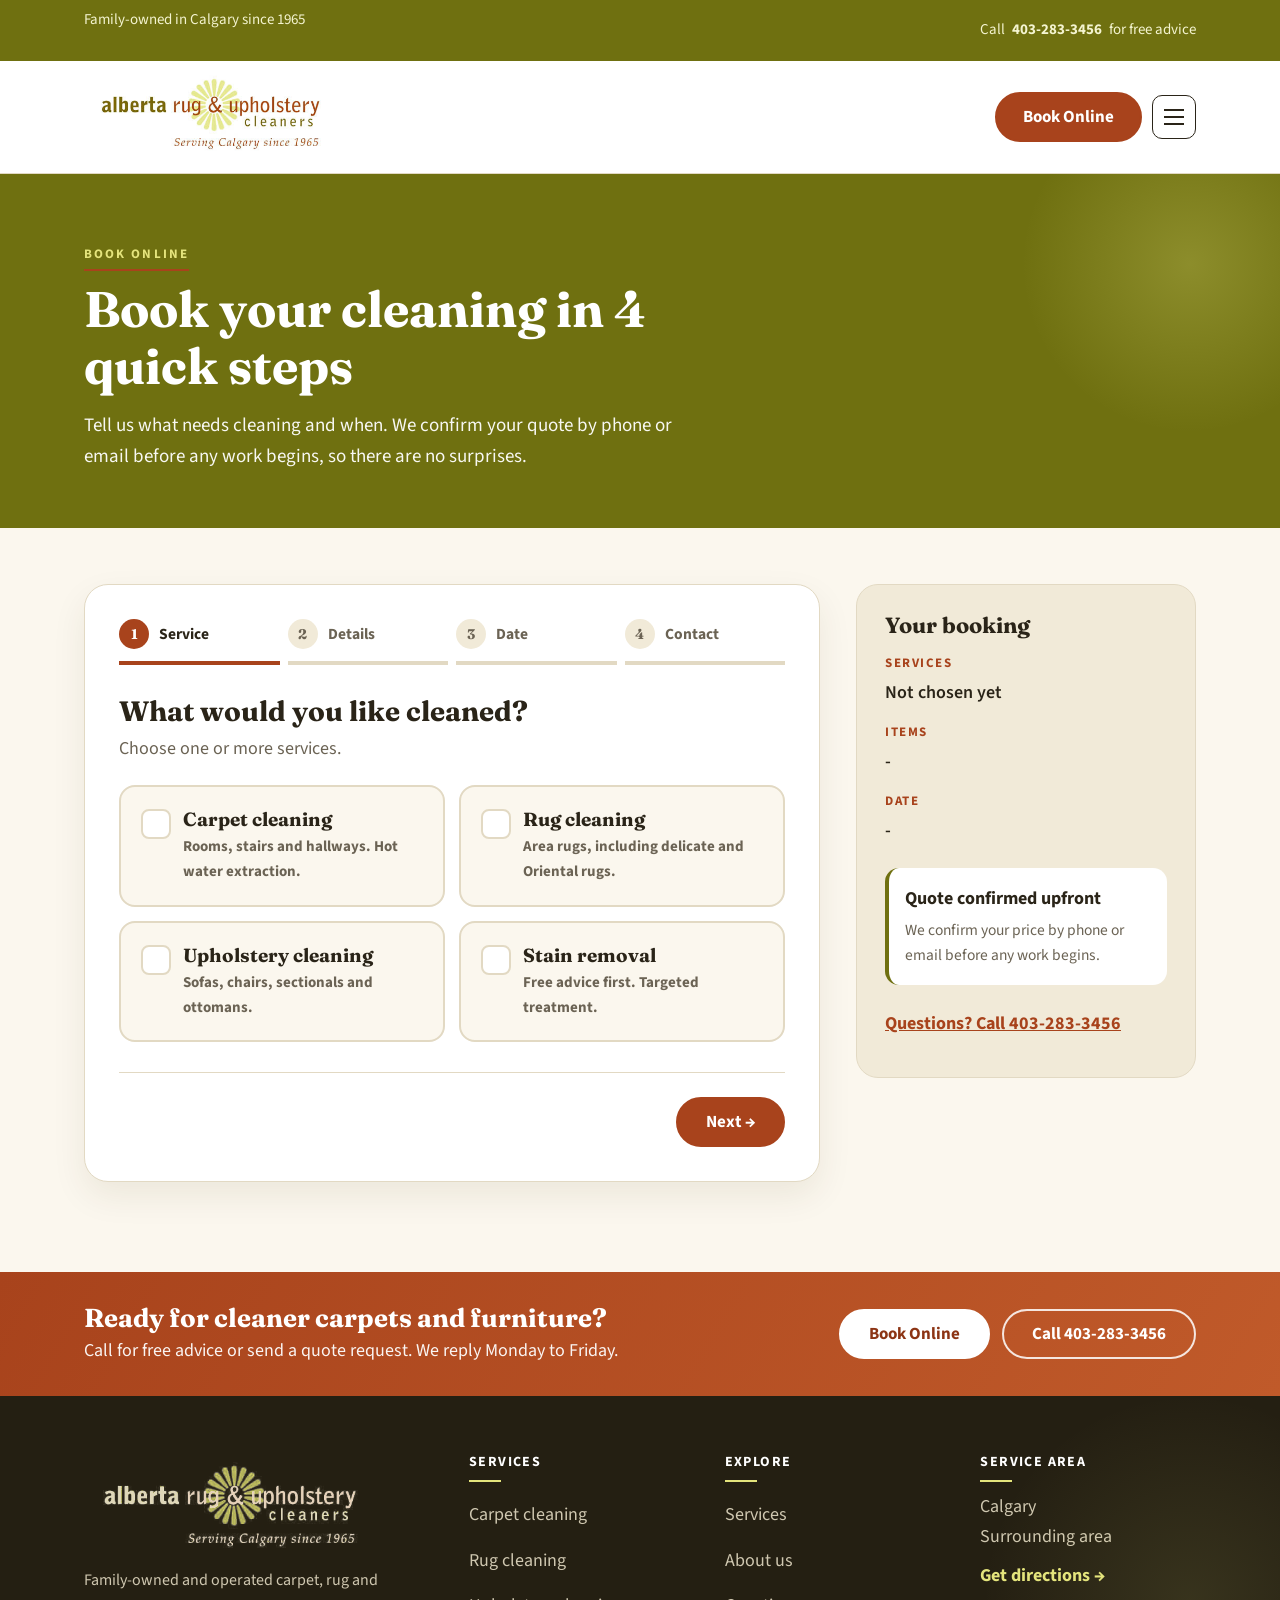
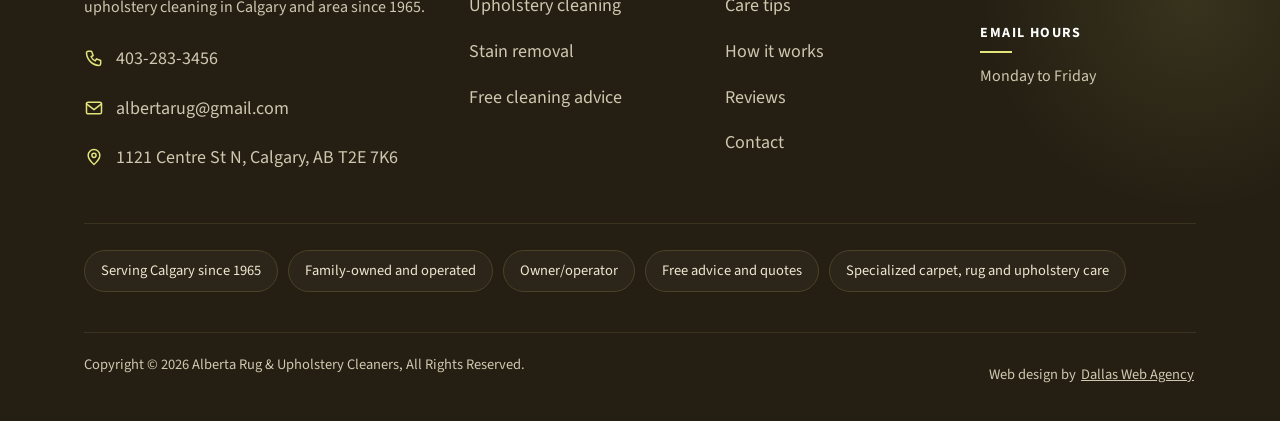
<file: book-online.html>
<!doctype html><html lang="en-CA" class="js"><head><meta charset="utf-8"><meta name="viewport" content="width=device-width,initial-scale=1">
<title>Book Online | Alberta Rug &amp; Upholstery Cleaners</title>
<meta name="description" content="Book carpet, rug or upholstery cleaning in Calgary online in 4 quick steps. Your quote is confirmed before any work begins.">
<link rel="preconnect" href="https://fonts.googleapis.com"><link rel="preconnect" href="https://fonts.gstatic.com" crossorigin>
<link href="https://fonts.googleapis.com/css2?family=Fraunces:ital,wght@0,600;0,700;1,600&family=Source+Sans+3:wght@400;600;700&display=swap" rel="stylesheet">
<link rel="icon" href="assets/logo.png"><link rel="stylesheet" href="assets/style.css?v=8">
<link rel="stylesheet" href="assets/book.css?v=1"></head>
<body id="top"><div class="progress" aria-hidden="true"></div><div class="topbar"><div class="wrap"><span>Family-owned in Calgary since 1965</span><span>Call <a href="tel:4032833456">403-283-3456</a> for free advice</span></div></div>
<header class="site"><div class="wrap nav"><a class="brand" href="index.html" aria-label="Alberta Rug and Upholstery Cleaners home"><img src="assets/logo.png" width="500" height="192" alt="Alberta Rug &amp; Upholstery Cleaners - Serving Calgary since 1965"></a>
<nav aria-label="Main"><ul class="menu" id="menu"><li><a href="index.html#services">Services</a></li><li><a href="index.html#about">About</a></li><li><a href="index.html#care">Care tips</a></li><li><a href="index.html#how">How it works</a></li><li><a href="index.html#reviews">Reviews</a></li><li><a href="index.html#contact">Contact</a></li></ul></nav>
<div class="cta"><a class="tel" href="tel:4032833456">403-283-3456</a><a class="btn sm" href="book-online.html">Book Online</a><button class="burger" aria-label="Menu" aria-expanded="false" aria-controls="menu"><span></span><span></span><span></span></button></div></div></header>
<main class="bk">
<section class="bkhead"><div class="wrap"><div class="eyebrow">Book online</div><h1>Book your cleaning in 4 quick steps</h1><p>Tell us what needs cleaning and when. We confirm your quote by phone or email before any work begins, so there are no surprises.</p></div></section>
<section class="bkmain"><div class="wrap bkg">
<form id="bk" class="bkform" novalidate>
<ol class="stepper" aria-label="Booking steps"><li data-s="1"><b>1</b><span>Service</span></li><li data-s="2"><b>2</b><span>Details</span></li><li data-s="3"><b>3</b><span>Date</span></li><li data-s="4"><b>4</b><span>Contact</span></li></ol>
<div class="pane" data-p="1"><h2>What would you like cleaned?</h2><p class="sub">Choose one or more services.</p><div class="opts"><label class="opt"><input type="checkbox" name="svc" value="carpet"><span class="oc"><b>Carpet cleaning</b><small>Rooms, stairs and hallways. Hot water extraction.</small></span></label><label class="opt"><input type="checkbox" name="svc" value="rug"><span class="oc"><b>Rug cleaning</b><small>Area rugs, including delicate and Oriental rugs.</small></span></label><label class="opt"><input type="checkbox" name="svc" value="uph"><span class="oc"><b>Upholstery cleaning</b><small>Sofas, chairs, sectionals and ottomans.</small></span></label><label class="opt"><input type="checkbox" name="svc" value="stain"><span class="oc"><b>Stain removal</b><small>Free advice first. Targeted treatment.</small></span></label></div><div class="err" role="alert"></div></div>
<div class="pane" data-p="2" hidden><h2>Tell us what needs cleaning</h2><p class="sub">Approximate counts are fine. We confirm everything before the job.</p><fieldset class="grp" data-g="carpet" hidden><legend>Carpet cleaning</legend><div class="row"><div><b>Rooms or areas</b><small>Bedrooms, living rooms, offices</small></div><div class="qty" data-k="carpet:Rooms or areas"><button type="button" aria-label="Fewer Rooms or areas">&minus;</button><output>0</output><button type="button" aria-label="More Rooms or areas">+</button></div></div><div class="row"><div><b>Flights of stairs</b></div><div class="qty" data-k="carpet:Flights of stairs"><button type="button" aria-label="Fewer Flights of stairs">&minus;</button><output>0</output><button type="button" aria-label="More Flights of stairs">+</button></div></div><div class="row"><div><b>Hallways</b></div><div class="qty" data-k="carpet:Hallways"><button type="button" aria-label="Fewer Hallways">&minus;</button><output>0</output><button type="button" aria-label="More Hallways">+</button></div></div></fieldset><fieldset class="grp" data-g="rug" hidden><legend>Rug cleaning</legend><div class="row"><div><b>Area rugs</b><small>Tell us size and type in the notes</small></div><div class="qty" data-k="rug:Area rugs"><button type="button" aria-label="Fewer Area rugs">&minus;</button><output>0</output><button type="button" aria-label="More Area rugs">+</button></div></div><div class="row"><div><b>Oriental or wool rugs</b><small>Handled with extra care</small></div><div class="qty" data-k="rug:Oriental or wool rugs"><button type="button" aria-label="Fewer Oriental or wool rugs">&minus;</button><output>0</output><button type="button" aria-label="More Oriental or wool rugs">+</button></div></div></fieldset><fieldset class="grp" data-g="uph" hidden><legend>Upholstery cleaning</legend><div class="row"><div><b>Sofas or loveseats</b></div><div class="qty" data-k="uph:Sofas or loveseats"><button type="button" aria-label="Fewer Sofas or loveseats">&minus;</button><output>0</output><button type="button" aria-label="More Sofas or loveseats">+</button></div></div><div class="row"><div><b>Chairs or recliners</b></div><div class="qty" data-k="uph:Chairs or recliners"><button type="button" aria-label="Fewer Chairs or recliners">&minus;</button><output>0</output><button type="button" aria-label="More Chairs or recliners">+</button></div></div><div class="row"><div><b>Sectionals</b></div><div class="qty" data-k="uph:Sectionals"><button type="button" aria-label="Fewer Sectionals">&minus;</button><output>0</output><button type="button" aria-label="More Sectionals">+</button></div></div><div class="row"><div><b>Ottomans</b></div><div class="qty" data-k="uph:Ottomans"><button type="button" aria-label="Fewer Ottomans">&minus;</button><output>0</output><button type="button" aria-label="More Ottomans">+</button></div></div></fieldset><fieldset class="grp" data-g="stain" hidden><legend>Stain removal</legend><label for="stn">What is the stain, and what is it on?</label><textarea id="stn" name="Stain details" placeholder="Example: red wine on a wool rug, two days ago"></textarea></fieldset>
<div class="full"><label for="nt">Anything else we should know?</label><textarea id="nt" name="Notes" placeholder="Pets, fabric types, access, parking..."></textarea></div>
<div class="full"><label for="ph">Photos (optional)</label><div class="drop"><input id="ph" type="file" accept="image/*" multiple><div class="dt"><svg width="28" height="28" viewBox="0 0 24 24" fill="none" stroke="currentColor" stroke-width="1.8" stroke-linecap="round" stroke-linejoin="round" aria-hidden="true"><path d="M4 8h3l2-3h6l2 3h3v11H4z"/><circle cx="12" cy="13" r="3.5"/></svg><span><b>Tap to add photos</b><small>Up to 6 images, 10 MB each. Photos help us quote faster.</small></span></div></div><ul class="thumbs" aria-label="Selected photos"></ul></div><div class="err" role="alert"></div></div>
<div class="pane" data-p="3" hidden><h2>When works for you?</h2><p class="sub">Pick your preferred date and time. We will confirm availability.</p><div class="g2"><div><label for="d1">Preferred date <i>*</i></label><input id="d1" name="Preferred date" type="date" required></div><div><label for="d2">Backup date</label><input id="d2" name="Backup date" type="date"></div></div>
<fieldset class="times"><legend>Preferred time</legend><label class="chip"><input type="radio" name="Time" value="Morning" checked><span>Morning</span></label><label class="chip"><input type="radio" name="Time" value="Afternoon"><span>Afternoon</span></label><label class="chip"><input type="radio" name="Time" value="Flexible"><span>Flexible</span></label></fieldset><div class="err" role="alert"></div></div>
<div class="pane" data-p="4" hidden><h2>Your details</h2><p class="sub">We will use these to confirm your quote and booking.</p><div class="g2"><div><label for="nm">Name <i>*</i></label><input id="nm" name="Name" required autocomplete="name"></div><div><label for="em">Email <i>*</i></label><input id="em" name="Email" type="email" required autocomplete="email"></div><div><label for="tl">Phone <i>*</i></label><input id="tl" name="Phone" type="tel" required autocomplete="tel"></div><div><label for="ad">Address <i>*</i></label><input id="ad" name="Address" required autocomplete="street-address"></div></div><div class="err" role="alert"></div><div class="msg" role="status" aria-live="polite"></div></div>
<div class="nav2"><button type="button" class="btn ghost-d" id="back" hidden>&larr; Back</button><button type="button" class="btn" id="next">Next &rarr;</button></div>
</form>
<aside class="sum" aria-label="Booking summary"><h3>Your booking</h3><dl id="sl"><dt>Services</dt><dd id="s1">Not chosen yet</dd><dt>Items</dt><dd id="s2">-</dd><dt>Date</dt><dd id="s3">-</dd></dl><div class="qnote"><b>Quote confirmed upfront</b><span>We confirm your price by phone or email before any work begins.</span></div><a class="sumcall" href="tel:4032833456">Questions? Call 403-283-3456</a></aside>
</div></section></main><footer>
<div class="fcta"><div class="wrap fcta-in"><div><strong>Ready for cleaner carpets and furniture?</strong><span>Call for free advice or send a quote request. We reply Monday to Friday.</span></div><div class="fcta-b"><a class="btn" href="book-online.html">Book Online</a><a class="btn ghost" href="tel:4032833456">Call 403-283-3456</a></div></div></div>
<div class="wrap"><div class="fg">
<div class="fbrand"><a class="logo" href="index.html" aria-label="Alberta Rug and Upholstery Cleaners"><img src="assets/logo-light.png" width="500" height="192" alt="Alberta Rug &amp; Upholstery Cleaners - Serving Calgary since 1965"></a><p>Family-owned and operated carpet, rug and upholstery cleaning in Calgary and area since 1965.</p><ul class="fcon"><li><svg viewBox="0 0 24 24" width="20" height="20" fill="none" stroke="currentColor" stroke-width="1.8" stroke-linecap="round" stroke-linejoin="round" aria-hidden="true"><path d="M5 4h4l2 5-2.500 1.500a11 11 0 0 0 5 5L15 13l5 2v4a2 2 0 0 1-2 2A16 16 0 0 1 3 6a2 2 0 0 1 2-2z"/></svg><a href="tel:4032833456">403-283-3456</a></li><li><svg viewBox="0 0 24 24" width="20" height="20" fill="none" stroke="currentColor" stroke-width="1.8" stroke-linecap="round" stroke-linejoin="round" aria-hidden="true"><rect x="3" y="5" width="18" height="14" rx="2"/><path d="M3 7l9 7 9-7"/></svg><a href="mailto:albertarug@gmail.com">albertarug@gmail.com</a></li><li><svg viewBox="0 0 24 24" width="20" height="20" fill="none" stroke="currentColor" stroke-width="1.8" stroke-linecap="round" stroke-linejoin="round" aria-hidden="true"><path d="M12 21s7-6 7-11a7 7 0 0 0-14 0c0 5 7 11 7 11z"/><circle cx="12" cy="10" r="2.500"/></svg><a href="https://www.google.com/maps/search/?api=1&query=Alberta%20Rug%20%26%20Upholstery%20Cleaners%2C%201121%20Centre%20St%20N%2C%20Calgary%2C%20AB%20T2E%207K6" target="_blank" rel="noopener">1121 Centre St N, Calgary, AB T2E 7K6</a></li></ul></div>
<div><h4>Services</h4><ul><li><a href="https://albertarug.com/carpet-cleaning">Carpet cleaning</a></li><li><a href="https://albertarug.com/carpet-cleaning">Rug cleaning</a></li><li><a href="https://albertarug.com/upholstery-cleaning">Upholstery cleaning</a></li><li><a href="https://albertarug.com/stain-removal">Stain removal</a></li><li><a href="index.html#care">Free cleaning advice</a></li></ul></div>
<div><h4>Explore</h4><ul><li><a href="index.html#services">Services</a></li><li><a href="index.html#about">About us</a></li><li><a href="index.html#care">Care tips</a></li><li><a href="index.html#how">How it works</a></li><li><a href="index.html#reviews">Reviews</a></li><li><a href="index.html#contact">Contact</a></li></ul></div>
<div><h4>Service area</h4><ul><li>Calgary</li><li>Surrounding area</li></ul><a class="fmap" href="https://www.google.com/maps/search/?api=1&query=Alberta%20Rug%20%26%20Upholstery%20Cleaners%2C%201121%20Centre%20St%20N%2C%20Calgary%2C%20AB%20T2E%207K6" target="_blank" rel="noopener">Get directions &rarr;</a><h4 style="margin-top:22px">Email hours</h4><p class="fsm">Monday to Friday</p></div></div>
<div class="fbadges"><span>Serving Calgary since 1965</span><span>Family-owned and operated</span><span>Owner/operator</span><span>Free advice and quotes</span><span>Specialized carpet, rug and upholstery care</span></div>
<div class="fbot"><span>Copyright &copy; 2026 Alberta Rug &amp; Upholstery Cleaners, All Rights Reserved.</span><span>Web design by <a href="https://www.dallaswebagency.us/" target="_blank" rel="noopener">Dallas Web Agency</a></span></div></div></footer><div class="mbar"><a href="tel:4032833456">Call Now</a><a href="book-online.html">Book Online</a></div><script src="assets/main.js?v=2" defer></script><script src="assets/book.js?v=1" defer></script></body></html>
</file>
<file: assets/style.css>
:root{--ol:#6f7010;--ru:#a8431c;--ru2:#8c3414;--cr:#fbf7ee;--sand:#f1ead8;--ye:#e4e47c;--ink:#2a2418;--mut:#6b6354;--line:#e2d9c3;--hf:'Fraunces',Georgia,serif;--bf:'Source Sans 3','Segoe UI',Arial,sans-serif;--w:1160px}
*{box-sizing:border-box}html{scroll-behavior:smooth}html,body{overflow-x:hidden}body{margin:0;font:18px/1.65 var(--bf);color:var(--ink);background:var(--cr)}img{max-width:100%;display:block}a{color:inherit}
h1,h2,h3{font-family:var(--hf);line-height:1.15;margin:0 0 14px;font-weight:700}h2{font-size:clamp(28px,4vw,42px)}h3{font-size:22px}p{margin:0 0 14px}
.wrap{max-width:var(--w);margin:0 auto;padding:0 24px}section{padding:84px 0}
.eyebrow{font:700 13px var(--bf);letter-spacing:.16em;text-transform:uppercase;color:var(--ru);margin-bottom:10px}
.btn{display:inline-flex;align-items:center;justify-content:center;min-height:50px;padding:0 28px;border-radius:999px;background:var(--ru);color:#fff;border:2px solid var(--ru);font:700 17px var(--bf);text-decoration:none;cursor:pointer;white-space:nowrap;transition:transform .15s,background .15s}.btn:hover{background:var(--ru2);transform:translateY(-2px)}
.btn.ghost{background:transparent;color:#fff;border-color:rgba(255,255,255,.8)}.btn.ghost:hover{background:#fff;color:var(--ink)}.btn.sm{min-height:44px;padding:0 20px;font-size:15.5px}
.topbar{background:var(--ol);color:#f4f4d0;font-size:14.5px}.topbar .wrap{display:flex;justify-content:space-between;gap:16px;padding-top:8px;padding-bottom:8px}.topbar a{text-decoration:none;font-weight:700}
header.site{position:sticky;top:0;z-index:100;background:#fff;border-bottom:1px solid var(--line)}.nav{display:flex;align-items:center;gap:20px;min-height:112px}.brand{flex:none;display:block}.brand img{height:100px;width:auto}
.nav nav{margin-left:auto}.menu{display:flex;gap:26px;list-style:none;margin:0;padding:0}.menu a{text-decoration:none;font-weight:600;font-size:17.5px;white-space:nowrap}.menu a:hover{color:var(--ru)}
.cta{display:flex;align-items:center;gap:16px;flex:none}.tel{font-weight:700;text-decoration:none;white-space:nowrap}.burger{display:none;width:44px;height:44px;border:1.5px solid var(--ink);background:#fff;border-radius:10px;padding:0;cursor:pointer}.burger span{display:block;width:20px;height:2px;background:var(--ink);margin:5px auto}
@media(max-width:1280px){.nav{gap:10px}.nav nav{margin-left:0}.menu{display:none;position:absolute;left:0;right:0;top:100%;background:#fff;flex-direction:column;gap:0;border-bottom:1px solid var(--line);padding:6px 24px 14px;box-shadow:0 14px 24px rgba(0,0,0,.08)}.menu.open{display:flex}.menu a{display:block;padding:14px 0;border-bottom:1px solid var(--line)}.cta{margin-left:auto;gap:10px}.burger{display:block}.tel{display:none}}
.hero{position:relative;color:#fff;background:#3b3722 url('hero.webp') center/cover no-repeat;padding:120px 0 110px}.hero:before{content:"";position:absolute;inset:0;background:linear-gradient(90deg,rgba(30,26,12,.9),rgba(30,26,12,.62) 55%,rgba(30,26,12,.25))}.hero .wrap{position:relative}
.hero .pill{display:inline-block;background:rgba(255,255,255,.14);border:1px solid rgba(255,255,255,.35);border-radius:99px;padding:6px 16px;font-weight:600;font-size:15px;margin-bottom:20px}
.hero h1{font-size:clamp(36px,6vw,66px);max-width:14ch;margin-bottom:18px}.hero h1 em{font-style:italic;color:var(--ye)}.hero p{max-width:560px;font-size:20px;color:#f3efe2}.hero .acts{display:flex;gap:14px;flex-wrap:wrap;margin-top:28px}
.facts{background:var(--ol);color:#fff;padding:0}.facts ul{list-style:none;margin:0;padding:0;display:grid;grid-template-columns:repeat(4,1fr)}.facts li{padding:24px 18px;border-left:1px solid rgba(255,255,255,.2);display:flex;flex-direction:column}.facts li:first-child{border-left:0}.facts b{font:700 26px var(--hf);color:var(--ye)}.facts span{font-size:15.5px;opacity:.92}
.head{max-width:680px;margin-bottom:44px}.head p{color:var(--mut)}
.grid3{display:grid;grid-template-columns:repeat(3,1fr);gap:26px}.card{background:#fff;border:1px solid var(--line);border-radius:20px;padding:34px 30px;box-shadow:0 10px 26px rgba(70,50,10,.06);display:flex;flex-direction:column}.card .ic{width:64px;height:64px;border-radius:18px;background:var(--sand);color:var(--ru);display:grid;place-items:center;margin-bottom:18px}.card .ic svg{width:32px;height:32px}.card a.more{margin-top:auto;font-weight:700;color:var(--ru);text-decoration:none;padding:10px 0}.card a.more:hover{text-decoration:underline}.card p{color:var(--mut)}
.about{background:var(--sand)}.ag{display:grid;grid-template-columns:1fr 1fr;gap:56px;align-items:center}.ag .ph{border-radius:22px;aspect-ratio:4/3;background:#cfc7a8 url('about.webp') center/cover;box-shadow:0 20px 40px rgba(70,50,10,.18)}.sig{font:italic 700 20px var(--hf);color:var(--ru);margin-top:6px}
.tips{display:grid;grid-template-columns:repeat(2,1fr);gap:22px}.tip{display:flex;gap:18px;background:#fff;border:1px solid var(--line);border-radius:18px;padding:26px}.tip .n{flex:none;width:44px;height:44px;border-radius:50%;background:var(--ol);color:#fff;font:700 20px var(--hf);display:grid;place-items:center}.tip h3{font-size:19px;margin-bottom:6px}.tip p{margin:0;color:var(--mut);font-size:16.5px}
.steps{list-style:none;margin:0;padding:0;display:grid;grid-template-columns:repeat(3,1fr);gap:26px;counter-reset:s}.steps li{background:var(--sand);border-radius:20px;padding:30px;position:relative}.steps li:before{counter-increment:s;content:counter(s);position:absolute;top:18px;right:20px;font:700 44px var(--hf);color:rgba(168,67,28,.22)}.steps .ic{width:60px;height:60px;border-radius:16px;background:#fff;color:var(--ru);display:grid;place-items:center;margin-bottom:16px;border:1.5px solid var(--ru)}.steps .ic svg{width:30px;height:30px}.steps p{color:var(--mut);margin:0}
.cta-band{background:var(--ru);color:#fff;padding:56px 0}.cta-band .wrap{display:flex;justify-content:space-between;align-items:center;gap:24px;flex-wrap:wrap}.cta-band h2{margin:0 0 6px;font-size:clamp(26px,3.4vw,36px)}.cta-band p{margin:0;opacity:.92}.cta-band .btn{background:#fff;color:var(--ru2);border-color:#fff}.cta-band .btn.ghost{background:transparent;color:#fff}
.qg{display:grid;grid-template-columns:1fr 1.1fr;gap:56px;align-items:start}.cl{list-style:none;margin:24px 0 0;padding:0}.cl li{padding:14px 0;border-top:1px solid var(--line);display:flex;flex-direction:column}.cl span{font-size:13px;letter-spacing:.14em;text-transform:uppercase;color:var(--mut)}.cl a,.cl b{font:700 22px var(--hf);text-decoration:none}.cl a{padding:4px 0}
.form{background:#fff;border:1px solid var(--line);border-radius:22px;padding:32px;display:grid;grid-template-columns:1fr 1fr;gap:18px;box-shadow:0 14px 34px rgba(70,50,10,.08)}.form .full{grid-column:1/-1}label{display:block;font-weight:700;font-size:15.5px;margin-bottom:6px}label i{color:#b3261e;font-style:normal}
input,textarea{width:100%;font:inherit;padding:12px 14px;border:1.5px solid var(--line);border-radius:10px;background:#fff}input:focus,textarea:focus{outline:3px solid #ecd3c6;border-color:var(--ru)}input.bad{border-color:#b3261e;background:#fff3f1}textarea{min-height:110px}
.drop{position:relative;border:2px dashed var(--line);border-radius:14px;background:var(--cr)}.drop:hover,.drop:focus-within{border-color:var(--ru)}.drop input{position:absolute;inset:0;width:100%;height:100%;opacity:0;cursor:pointer;padding:0;border:0}.dt{display:flex;align-items:center;gap:14px;padding:18px;color:var(--ru)}.dt svg{flex:none}.dt span{display:grid;color:var(--ink)}.dt small{font-size:14px;color:var(--mut)}
.thumbs{list-style:none;margin:12px 0 0;padding:0;display:flex;flex-wrap:wrap;gap:10px}.thumbs li{position:relative;width:76px;height:76px}.thumbs img{width:100%;height:100%;object-fit:cover;border-radius:10px;border:1px solid var(--line)}.thumbs button{position:absolute;top:-8px;right:-8px;width:28px;height:28px;border-radius:50%;border:0;background:var(--ink);color:#fff;font-size:18px;line-height:1;cursor:pointer}
.msg{display:none;margin:12px 0 0;font-weight:700;color:var(--ol)}.msg.show{display:block}.form small{display:block;margin-top:10px;color:var(--mut);font-size:14.5px}.form small a{color:var(--ru);font-weight:700;display:inline-block;padding:10px 4px}
footer{background:#241f12;color:#cfc7b0;padding:64px 0 24px}.fg{display:grid;grid-template-columns:1.4fr 1fr 1fr 1fr;gap:36px}footer .logo{background:#fff;border-radius:12px;padding:8px 14px;display:inline-block}footer .logo img{height:56px}footer h4{color:#fff;font:700 14px var(--bf);letter-spacing:.1em;text-transform:uppercase;margin:0 0 10px}footer ul{list-style:none;margin:0;padding:0}footer li a{display:inline-block;padding:8px 0;text-decoration:none;min-width:44px}footer a:hover{color:#fff;text-decoration:underline}footer p{font-size:16px}
.fbot{display:flex;justify-content:space-between;gap:14px;flex-wrap:wrap;border-top:1px solid #3a3320;margin-top:40px;padding-top:20px;font-size:14.5px}.fbot a{display:inline-block;padding:8px 2px}
.mbar{display:none}.reveal{opacity:0;transform:translateY(16px);transition:opacity .6s,transform .6s}.reveal.in{opacity:1;transform:none}
@media(prefers-reduced-motion:reduce){.reveal{opacity:1;transform:none;transition:none}html{scroll-behavior:auto}}
@media(max-width:1000px){.grid3,.steps{grid-template-columns:1fr}.ag,.qg{grid-template-columns:1fr;gap:32px}.tips{grid-template-columns:1fr}.facts ul{grid-template-columns:1fr 1fr}.facts li:nth-child(3){border-left:0}.facts li{border-top:1px solid rgba(255,255,255,.2)}.fg{grid-template-columns:1fr 1fr}}
@media(max-width:760px){body{font-size:17px;padding-bottom:56px}section{padding:60px 0}.hero{padding:80px 0 72px}.topbar .wrap span:last-child{display:none}.topbar .wrap{justify-content:center}.brand img{height:68px}.cta .btn.sm{padding:0 16px;font-size:14.5px}.form{grid-template-columns:1fr;padding:22px}.mbar{display:grid;grid-template-columns:1fr 1fr;position:fixed;left:0;right:0;bottom:0;z-index:90}.mbar a{font:700 17px var(--bf);text-align:center;padding:15px;text-decoration:none;background:var(--ol);color:#fff}.mbar a+a{background:var(--ru)}.hero .acts .btn{width:100%}.cta-band .btn{width:100%}}
@media(max-width:420px){.wrap{padding:0 16px}.nav{gap:8px;min-height:84px}.brand img{height:52px}.fg{grid-template-columns:1fr}.facts ul{grid-template-columns:1fr}.facts li{border-left:0}.cta .btn.sm{padding:0 12px;font-size:13.5px}}

.card{padding:0;overflow:hidden}.card .pic{aspect-ratio:3/2;background-size:cover;background-position:center}.card .body{padding:26px 28px 24px;display:flex;flex-direction:column;flex:1}.card .ic{margin-top:-58px;position:relative;border:3px solid #fff;margin-bottom:14px}
.gal{display:grid;grid-template-columns:repeat(4,1fr);gap:16px}.gal figure{margin:0;border-radius:18px;overflow:hidden;aspect-ratio:1/1;box-shadow:0 10px 24px rgba(70,50,10,.12)}.gal img{width:100%;height:100%;object-fit:cover;transition:transform .5s}.gal figure:hover img{transform:scale(1.05)}
@media(max-width:1000px){.gal{grid-template-columns:1fr 1fr}}

/* bigger header + tips icons + reviews */
.topbar{font-size:15px}.cta .btn.sm{min-height:50px;padding:0 26px;font-size:17px}.tel{font-size:19px}
@media(min-width:1281px) and (max-width:1420px){.tel{display:none}}
@media(max-width:760px){.nav{min-height:92px}.cta .btn.sm{min-height:46px;padding:0 18px;font-size:15px}}
@media(max-width:420px){.cta .btn.sm{min-height:44px;padding:0 12px;font-size:14px}}
.tip .n{width:56px;height:56px;border-radius:16px;background:var(--sand);color:var(--ru);position:relative}.tip .n svg{width:30px;height:30px}.tip .n b{position:absolute;top:-8px;left:-8px;width:24px;height:24px;border-radius:50%;background:var(--ol);color:#fff;font:700 13px var(--hf);display:grid;place-items:center}
.rev{background:var(--sand)}.rate{display:inline-flex;align-items:center;gap:10px;margin-top:6px;background:#fff;border:1px solid var(--line);border-radius:99px;padding:8px 18px;font-weight:600;font-size:15.5px}.stars{display:inline-flex;gap:2px}
.mqwrap{overflow:hidden;display:grid;gap:22px;margin-top:34px;-webkit-mask-image:linear-gradient(90deg,transparent,#000 6%,#000 94%,transparent);mask-image:linear-gradient(90deg,transparent,#000 6%,#000 94%,transparent)}
.mq{overflow:hidden}.mqt{display:flex;gap:22px;width:max-content;animation:mqs 60s linear infinite}.mq.rv2 .mqt{animation-direction:reverse;animation-duration:68s}.mqwrap:hover .mqt,.mqwrap:focus-within .mqt{animation-play-state:paused}.dup{display:contents}@keyframes mqs{to{transform:translateX(-50%)}}
.rv{flex:0 0 360px;width:360px;margin:0;background:#fff;border:1px solid var(--line);border-radius:20px;padding:24px;box-shadow:0 10px 26px rgba(70,50,10,.07);display:flex;flex-direction:column;gap:12px}.rv blockquote{margin:0;font:600 italic 20px/1.4 var(--hf)}.rv figcaption{display:flex;align-items:center;gap:12px;margin-top:auto;border-top:1px solid var(--line);padding-top:12px}.av{width:40px;height:40px;border-radius:50%;color:#fff;font:700 14px var(--hf);display:grid;place-items:center;flex:none}.rv figcaption b{display:block;line-height:1.2}.rv figcaption small{color:var(--mut);font-size:13.5px}
@media(max-width:620px){.rv{flex-basis:290px;width:290px}.rv blockquote{font-size:18px}.mqt{animation-duration:48s}.mq.rv2 .mqt{animation-duration:54s}}
@media(prefers-reduced-motion:reduce){.mqwrap{-webkit-mask-image:none;mask-image:none}.mq{overflow-x:auto}.mqt{animation:none}.dup{display:none}}

.rv.sample{border-style:dashed;opacity:.85}.rv.sample small{color:#a8431c;font-weight:700}

/* ---------- motion ---------- */
.progress{position:fixed;top:0;left:0;height:4px;width:100%;background:linear-gradient(90deg,var(--ol),var(--ru));transform-origin:0 50%;transform:scaleX(0);z-index:200}
header.site{transition:box-shadow .3s,min-height .3s}header.site.stuck{box-shadow:0 8px 24px rgba(40,30,10,.12)}header.site.stuck .nav{min-height:84px}header.site.stuck .brand img{height:76px}.brand img,.nav{transition:height .3s,min-height .3s}
@media(max-width:1280px){header.site.stuck .nav{min-height:72px}header.site.stuck .brand img{height:52px}}
/* hero entrance */
@keyframes up{from{opacity:0;transform:translateY(28px)}to{opacity:1;transform:none}}
@keyframes zoom{from{transform:scale(1.12)}to{transform:scale(1)}}
@keyframes pulse{0%{box-shadow:0 0 0 0 rgba(168,67,28,.5)}70%{box-shadow:0 0 0 16px rgba(168,67,28,0)}100%{box-shadow:0 0 0 0 rgba(168,67,28,0)}}
@keyframes shine{from{transform:translateX(-120%) skewX(-20deg)}to{transform:translateX(260%) skewX(-20deg)}}
@keyframes float{50%{transform:translateY(-6px)}}
.hero{overflow:hidden;background-size:cover}.hero:after{content:"";position:absolute;inset:-8%;background:inherit;z-index:-1;animation:zoom 14s ease-out both}
.hero{background-image:none!important;background-color:#3b3722}.hero:after{background:url('hero.webp') center/cover no-repeat}.hero:before{z-index:0}.hero .wrap{z-index:1}
.hero .pill,.hero h1,.hero p,.hero .acts{animation:up .9s cubic-bezier(.2,.7,.2,1) both}.hero .pill{animation-delay:.1s}.hero h1{animation-delay:.25s}.hero p{animation-delay:.45s}.hero .acts{animation-delay:.65s}
.hero h1 em{background:linear-gradient(90deg,var(--ye),#fff,var(--ye));background-size:200% 100%;-webkit-background-clip:text;background-clip:text;color:transparent;animation:sweep 5s linear infinite}@keyframes sweep{to{background-position:-200% 0}}
.hero .btn:not(.ghost){animation:up .9s .65s both,pulse 2.6s 2s infinite}
.btn{position:relative;overflow:hidden}.btn:after{content:"";position:absolute;top:0;bottom:0;left:0;pointer-events:none;width:40%;background:rgba(255,255,255,.28);transform:translateX(-120%) skewX(-20deg)}.btn:hover:after{animation:shine .7s}
/* scroll reveals */
.js .rv-up{opacity:0;transform:translateY(30px);transition:opacity .8s cubic-bezier(.2,.7,.2,1),transform .8s cubic-bezier(.2,.7,.2,1);transition-delay:var(--d,0s)}
.js .rv-left{opacity:0;transform:translateX(-40px);transition:opacity .8s,transform .8s cubic-bezier(.2,.7,.2,1)}.js .rv-right{opacity:0;transform:translateX(40px);transition:opacity .8s .15s,transform .8s .15s cubic-bezier(.2,.7,.2,1)}
.js .rv-up.in,.js .rv-left.in,.js .rv-right.in{opacity:1;transform:none}
.js .reveal{transition-delay:var(--d,0s)}
.eyebrow{position:relative;display:inline-block}.eyebrow:after{content:"";display:block;height:2px;width:0;background:var(--ru);margin-top:6px;transition:width .9s .3s}.in .eyebrow:after,.eyebrow.in:after{width:100%}
h2.rv-up.in{background:none}
/* hovers */
.card{transition:transform .35s,box-shadow .35s}.card:hover{transform:translateY(-8px);box-shadow:0 22px 44px rgba(70,50,10,.16)}.card .pic{transition:transform .8s}.card .pic{overflow:hidden}.card:hover .pic{transform:scale(1.06)}.card{overflow:hidden}
.card .ic,.steps .ic,.tip .n{transition:transform .4s,background .3s,color .3s}.card:hover .ic,.steps li:hover .ic,.tip:hover .n{transform:rotate(-8deg) scale(1.1);background:var(--ru);color:#fff}
.steps li,.tip,.facts li{transition:transform .35s,box-shadow .35s}.steps li:hover,.tip:hover{transform:translateY(-6px);box-shadow:0 16px 34px rgba(70,50,10,.14)}.facts li:hover{background:rgba(255,255,255,.08)}
.facts b{display:block}.gal figure{transition:transform .4s,box-shadow .4s}.gal figure:hover{transform:translateY(-6px) rotate(-.6deg);box-shadow:0 20px 40px rgba(70,50,10,.22)}
.ag .ph{transition:transform .6s}.ag .ph:hover{transform:scale(1.03) rotate(-.6deg)}
.menu a{position:relative}.menu a:after{content:"";position:absolute;left:0;bottom:6px;height:2px;width:100%;background:var(--ru);transform:scaleX(0);transform-origin:left;transition:transform .3s}.menu a:hover:after{transform:scaleX(1)}@media(max-width:1280px){.menu a:after{display:none}}
.cta-band{background-image:linear-gradient(120deg,var(--ru),#c05a2a,var(--ru));background-size:200% 100%;animation:sweep2 8s ease-in-out infinite alternate}@keyframes sweep2{to{background-position:100% 0}}
.mbar a:last-child{animation:pulse 2.6s 3s infinite}.cl a:hover{color:var(--ru)}input,textarea{transition:border-color .2s,box-shadow .2s}input:focus,textarea:focus{box-shadow:0 0 0 4px rgba(168,67,28,.12)}
.tip .n b{animation:float 3s ease-in-out infinite}.logo img,.brand img{transition:transform .4s}.brand:hover img{transform:scale(1.04)}
@media(prefers-reduced-motion:reduce){*,*:before,*:after{animation:none!important;transition:none!important}.js .rv-up,.js .rv-left,.js .rv-right{opacity:1;transform:none}.progress{display:none}.hero h1 em{color:var(--ye);background:none}}

.hero{isolation:isolate}.hero:after{z-index:-1}

/* busy footer */
footer{padding:0 0 24px;position:relative;overflow:hidden}footer:before{content:"";position:absolute;right:-120px;top:120px;width:420px;height:420px;border-radius:50%;background:radial-gradient(circle,rgba(228,228,124,.1),transparent 70%);pointer-events:none}
.fcta{background:linear-gradient(120deg,var(--ru),#c05a2a);color:#fff;margin-bottom:56px}.fcta-in{display:flex;justify-content:space-between;align-items:center;gap:20px;flex-wrap:wrap;padding-top:30px;padding-bottom:30px}.fcta strong{display:block;font:700 26px var(--hf);margin-bottom:2px}.fcta span{opacity:.94}.fcta-b{display:flex;gap:12px;flex-wrap:wrap}.fcta .btn{background:#fff;color:var(--ru2);border-color:#fff}.fcta .btn.ghost{background:transparent;color:#fff;border-color:rgba(255,255,255,.85)}.fcta .btn.ghost:hover{background:#fff;color:var(--ru2)}
footer .fg{grid-template-columns:1.6fr 1fr 1fr 1fr;gap:40px}footer .logo{background:none;padding:0;border-radius:0;display:block}footer .logo img{height:auto;width:min(300px,100%)}
.fcon{margin-top:14px}.fcon li{display:flex;gap:12px;align-items:flex-start;padding:2px 0}.fcon svg{flex:none;margin-top:12px;color:var(--ye)}.fcon a{padding:8px 0;display:inline-block}
footer li a:hover{color:var(--ye);text-decoration:none;padding-left:4px}footer li a{transition:padding .2s,color .2s}footer li{color:#cfc7b0}.fsm{margin:0}.fmap{display:inline-block;padding:10px 0;color:var(--ye);font-weight:700;text-decoration:none}
footer h4{position:relative;padding-bottom:10px}footer h4:after{content:"";position:absolute;left:0;bottom:0;width:32px;height:2px;background:var(--ye)}
.fbadges{display:flex;flex-wrap:wrap;gap:10px;margin-top:40px;padding-top:26px;border-top:1px solid #3a3320}.fbadges span{border:1px solid #4a4128;border-radius:99px;padding:8px 16px;font-size:14.5px;color:#eee6d0;background:rgba(255,255,255,.03)}
.totop{display:inline-flex;align-items:center;min-height:44px;padding:0 16px;border:1px solid #4a4128;border-radius:99px;text-decoration:none;font-weight:700}.totop:hover{background:var(--ye);color:#241f12;text-decoration:none}
@media(max-width:1000px){footer .fg{grid-template-columns:1fr 1fr}.fbrand{grid-column:1/-1}}
@media(max-width:600px){footer .fg{grid-template-columns:1fr 1fr;gap:28px}.fcta strong{font-size:21px}.fcta-b,.fcta-b .btn{width:100%}.fbot{flex-direction:column;align-items:flex-start}}
@media(max-width:420px){footer .fg{grid-template-columns:1fr}}
/* mobile polish */
.cl a{display:inline-block;padding:9px 0;min-height:44px}.topbar a{display:inline-block;padding:10px 4px}.fbot a{min-height:44px;display:inline-flex;align-items:center}
@media(max-width:760px){.topbar .wrap{padding-top:0;padding-bottom:0}.hero h1{font-size:clamp(34px,10vw,48px)}.hero p{font-size:18px}.head{margin-bottom:30px}.totop{margin-bottom:8px}}
@media(max-height:480px) and (orientation:landscape){.hero{padding:48px 0}.hero h1{font-size:34px}}
/* no horizontal overflow from reveal transforms */
html,body{overflow-x:clip;max-width:100%}
@media(max-width:1000px){.js .rv-left,.js .rv-right{transform:translateY(30px)}.js .rv-left.in,.js .rv-right.in{transform:none}}

/* hero v2: full-width team photo, readable text */
.hero{padding:150px 0 130px;min-height:min(86vh,760px);display:flex;align-items:center}.hero:after{background:url('hero.webp') 65% center/cover no-repeat}
.hero:before{background:linear-gradient(90deg,rgba(24,20,8,.92) 0%,rgba(24,20,8,.82) 34%,rgba(24,20,8,.45) 62%,rgba(24,20,8,.12) 100%)}
.hero .wrap{width:100%}.hero h1,.hero p,.hero .pill{text-shadow:0 2px 18px rgba(0,0,0,.45)}.hero p{color:#fbf7ee}.hero .pill{background:rgba(24,20,8,.55);backdrop-filter:blur(4px)}
@media(max-width:900px){.hero:before{background:linear-gradient(180deg,rgba(24,20,8,.88) 0%,rgba(24,20,8,.78) 55%,rgba(24,20,8,.6) 100%)}.hero:after{background-position:70% center}}
@media(max-width:760px){.hero{padding:72px 0 64px;min-height:0}}

@media(min-width:1281px) and (max-width:1520px){.tel{display:none}}
.hero h1 em{background:none;-webkit-background-clip:initial;background-clip:initial;color:var(--ye);animation:none;text-shadow:0 2px 18px rgba(0,0,0,.5)}
.fbot>span:last-of-type{margin-left:auto;text-align:right}@media(max-width:600px){.fbot>span:last-of-type{margin-left:0;text-align:left}}
</file>
<file: assets/book.css>
.bkhead{background:var(--ol);color:#fff;padding:64px 0 56px;position:relative;overflow:hidden}.bkhead:after{content:"";position:absolute;right:-80px;top:-80px;width:340px;height:340px;border-radius:50%;background:radial-gradient(circle,rgba(228,228,124,.25),transparent 70%)}.bkhead .wrap{position:relative;z-index:1}.bkhead .eyebrow{color:var(--ye)}.bkhead h1{font-size:clamp(30px,5vw,50px);max-width:20ch}.bkhead p{max-width:620px;font-size:19px;opacity:.95;margin:0}
.bkmain{padding:56px 0 90px}.bkg{display:grid;grid-template-columns:1fr 340px;gap:36px;align-items:start}
.bkform{background:#fff;border:1px solid var(--line);border-radius:24px;padding:34px;box-shadow:0 14px 34px rgba(70,50,10,.08)}
.stepper{list-style:none;margin:0 0 30px;padding:0;display:grid;grid-template-columns:repeat(4,1fr);gap:8px;counter-reset:x}.stepper li{display:flex;align-items:center;gap:10px;padding-bottom:12px;border-bottom:4px solid var(--line);color:var(--mut);font-weight:700;font-size:15.5px;transition:border-color .3s,color .3s}.stepper b{width:30px;height:30px;border-radius:50%;background:var(--sand);display:grid;place-items:center;font:700 14px var(--hf);flex:none;transition:background .3s,color .3s}.stepper li.on{border-color:var(--ru);color:var(--ink)}.stepper li.on b{background:var(--ru);color:#fff}.stepper li.done{border-color:var(--ol);color:var(--ol)}.stepper li.done b{background:var(--ol);color:#fff}
.pane h2{font-size:28px;margin-bottom:6px}.sub{color:var(--mut);margin-bottom:22px}.pane{animation:up .5s both}
.opts{display:grid;grid-template-columns:1fr 1fr;gap:14px}.opt{position:relative;display:block;margin:0;cursor:pointer}.opt input{position:absolute;opacity:0;inset:0;width:100%;height:100%;cursor:pointer;z-index:2}.oc{display:flex;flex-direction:column;gap:4px;padding:20px 20px 20px 62px;border:2px solid var(--line);border-radius:16px;background:var(--cr);position:relative;transition:border-color .2s,background .2s,transform .2s,box-shadow .2s}.oc:before{content:"";position:absolute;left:20px;top:22px;width:26px;height:26px;border-radius:8px;border:2px solid var(--line);background:#fff;transition:all .2s}.oc b{font:700 19px var(--hf)}.oc small{color:var(--mut);font-size:15px}.opt:hover .oc{transform:translateY(-3px);box-shadow:0 10px 22px rgba(70,50,10,.1)}.opt input:focus-visible+.oc{outline:3px solid #ecd3c6}
.opt input:checked+.oc{border-color:var(--ru);background:#fff6f0}.opt input:checked+.oc:before{background:var(--ru);border-color:var(--ru);box-shadow:inset 0 0 0 5px var(--ru);background:#fff}.opt input:checked+.oc:after{content:"";position:absolute;left:28px;top:27px;width:7px;height:13px;border:solid var(--ru);border-width:0 3px 3px 0;transform:rotate(45deg)}
.grp{border:1.5px solid var(--line);border-radius:16px;padding:8px 20px 12px;margin:0 0 18px}.grp legend{font:700 18px var(--hf);color:var(--ru);padding:0 8px}.row{display:flex;justify-content:space-between;align-items:center;gap:14px;padding:12px 0;border-bottom:1px solid var(--line)}.row:last-child{border:0}.row b{display:block}.row small{color:var(--mut);font-size:14.5px}
.qty{display:flex;align-items:center;gap:6px;flex:none}.qty button{width:44px;height:44px;border-radius:50%;border:1.5px solid var(--ru);background:#fff;color:var(--ru);font-size:22px;line-height:1;cursor:pointer;transition:background .2s,color .2s}.qty button:hover{background:var(--ru);color:#fff}.qty output{min-width:34px;text-align:center;font:700 20px var(--hf)}
.full{margin-top:18px}.g2{display:grid;grid-template-columns:1fr 1fr;gap:18px}.times{border:0;padding:0;margin:22px 0 0;display:flex;gap:10px;flex-wrap:wrap}.times legend{font-weight:700;margin-bottom:8px;padding:0}.chip{margin:0;position:relative}.chip input{position:absolute;opacity:0;inset:0;width:100%;height:100%;cursor:pointer}.chip span{display:inline-flex;align-items:center;min-height:46px;padding:0 24px;border:2px solid var(--line);border-radius:99px;font-weight:700;background:var(--cr);transition:all .2s}.chip input:checked+span{background:var(--ru);border-color:var(--ru);color:#fff}.chip input:focus-visible+span{outline:3px solid #ecd3c6}
.err{display:none;margin-top:16px;padding:12px 16px;border-radius:12px;background:#fff3f1;color:#b3261e;font-weight:700}.err.show{display:block}
.nav2{display:flex;justify-content:space-between;gap:12px;margin-top:30px;padding-top:24px;border-top:1px solid var(--line)}.nav2 .btn[hidden]{display:none}.nav2 #next{margin-left:auto}.btn.ghost-d{background:transparent;color:var(--ink);border-color:var(--line)}.btn.ghost-d:hover{background:var(--sand);transform:none}
.sum{position:sticky;top:130px;background:var(--sand);border:1px solid var(--line);border-radius:22px;padding:28px}.sum h3{margin-bottom:14px}.sum dl{margin:0}.sum dt{font-size:13px;letter-spacing:.12em;text-transform:uppercase;color:var(--ru);font-weight:700;margin-top:14px}.sum dd{margin:4px 0 0;font-weight:600;white-space:pre-line}
.qnote{margin-top:22px;padding:16px;background:#fff;border-radius:14px;border-left:4px solid var(--ol);display:grid;gap:4px}.qnote span{color:var(--mut);font-size:15.5px}.sumcall{display:inline-block;margin-top:14px;padding:10px 0;font-weight:700;color:var(--ru)}
.done{text-align:center;padding:30px 10px}.done .tick{width:72px;height:72px;margin:0 auto 16px;border-radius:50%;background:var(--ol);color:#fff;display:grid;place-items:center;font-size:36px}
@media(max-width:1000px){.bkg{grid-template-columns:1fr}.sum{position:static;order:-1;padding:20px}.sum dl{display:grid;grid-template-columns:1fr;gap:0}}
@media(max-width:620px){.bkform{padding:22px 18px}.opts,.g2{grid-template-columns:1fr}.stepper li span{display:none}.stepper li{justify-content:center}.stepper{gap:6px}.pane h2{font-size:24px}.row{flex-wrap:wrap}.bkhead{padding:44px 0 38px}.bkmain{padding:30px 0 70px}.nav2 .btn{flex:1}.sum{display:none}}
</file>
